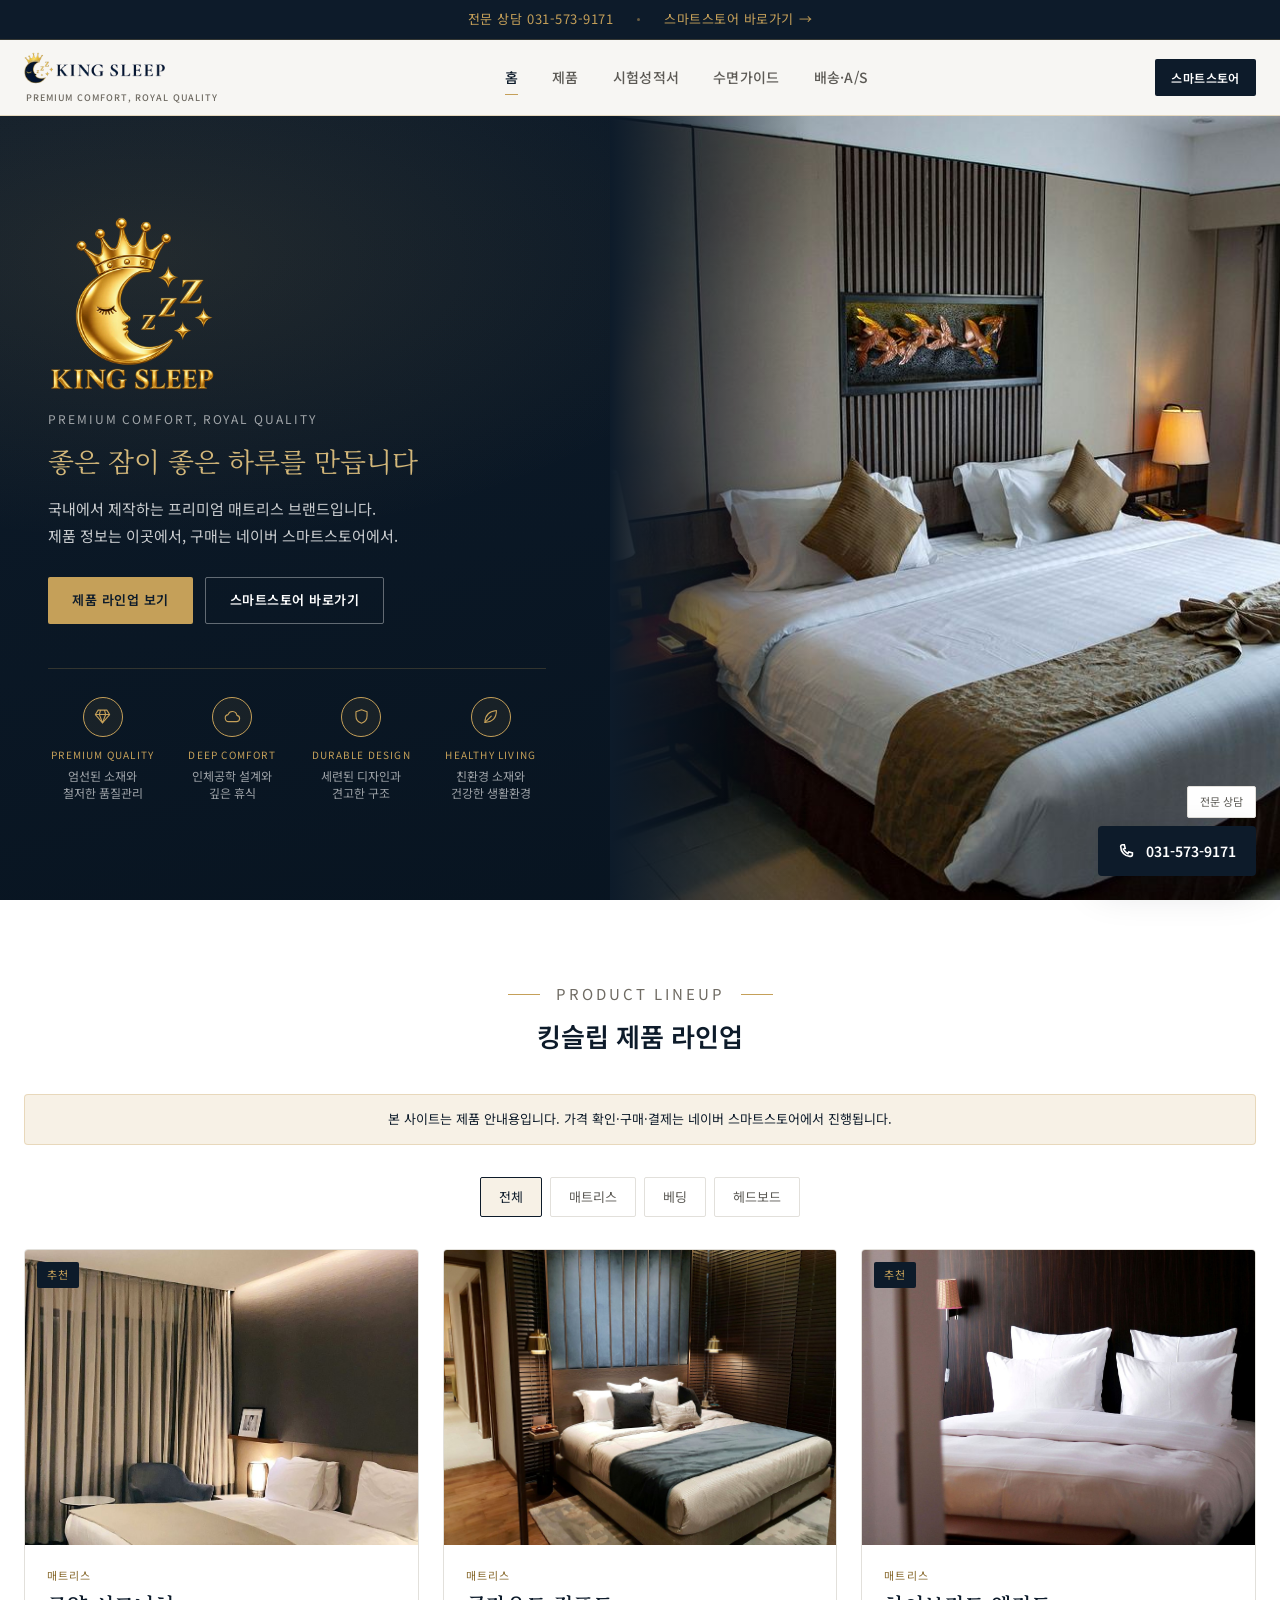
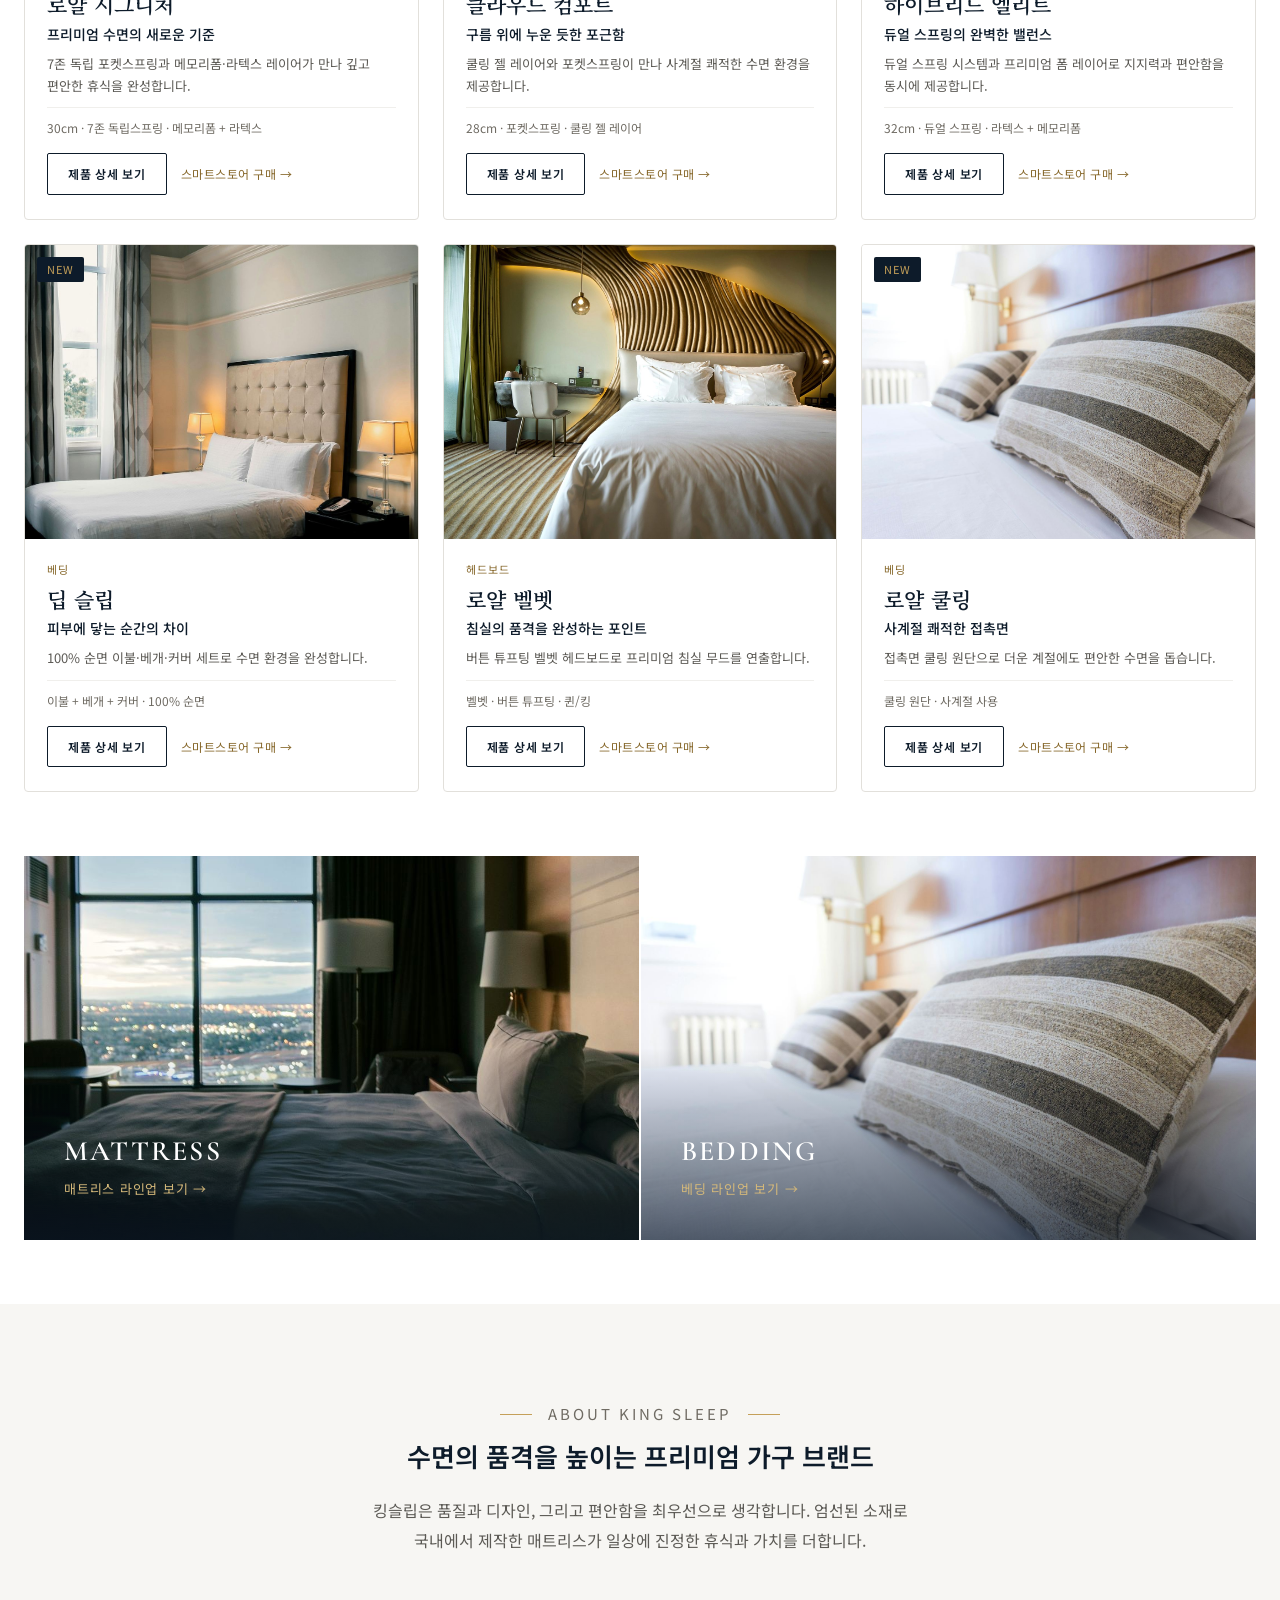
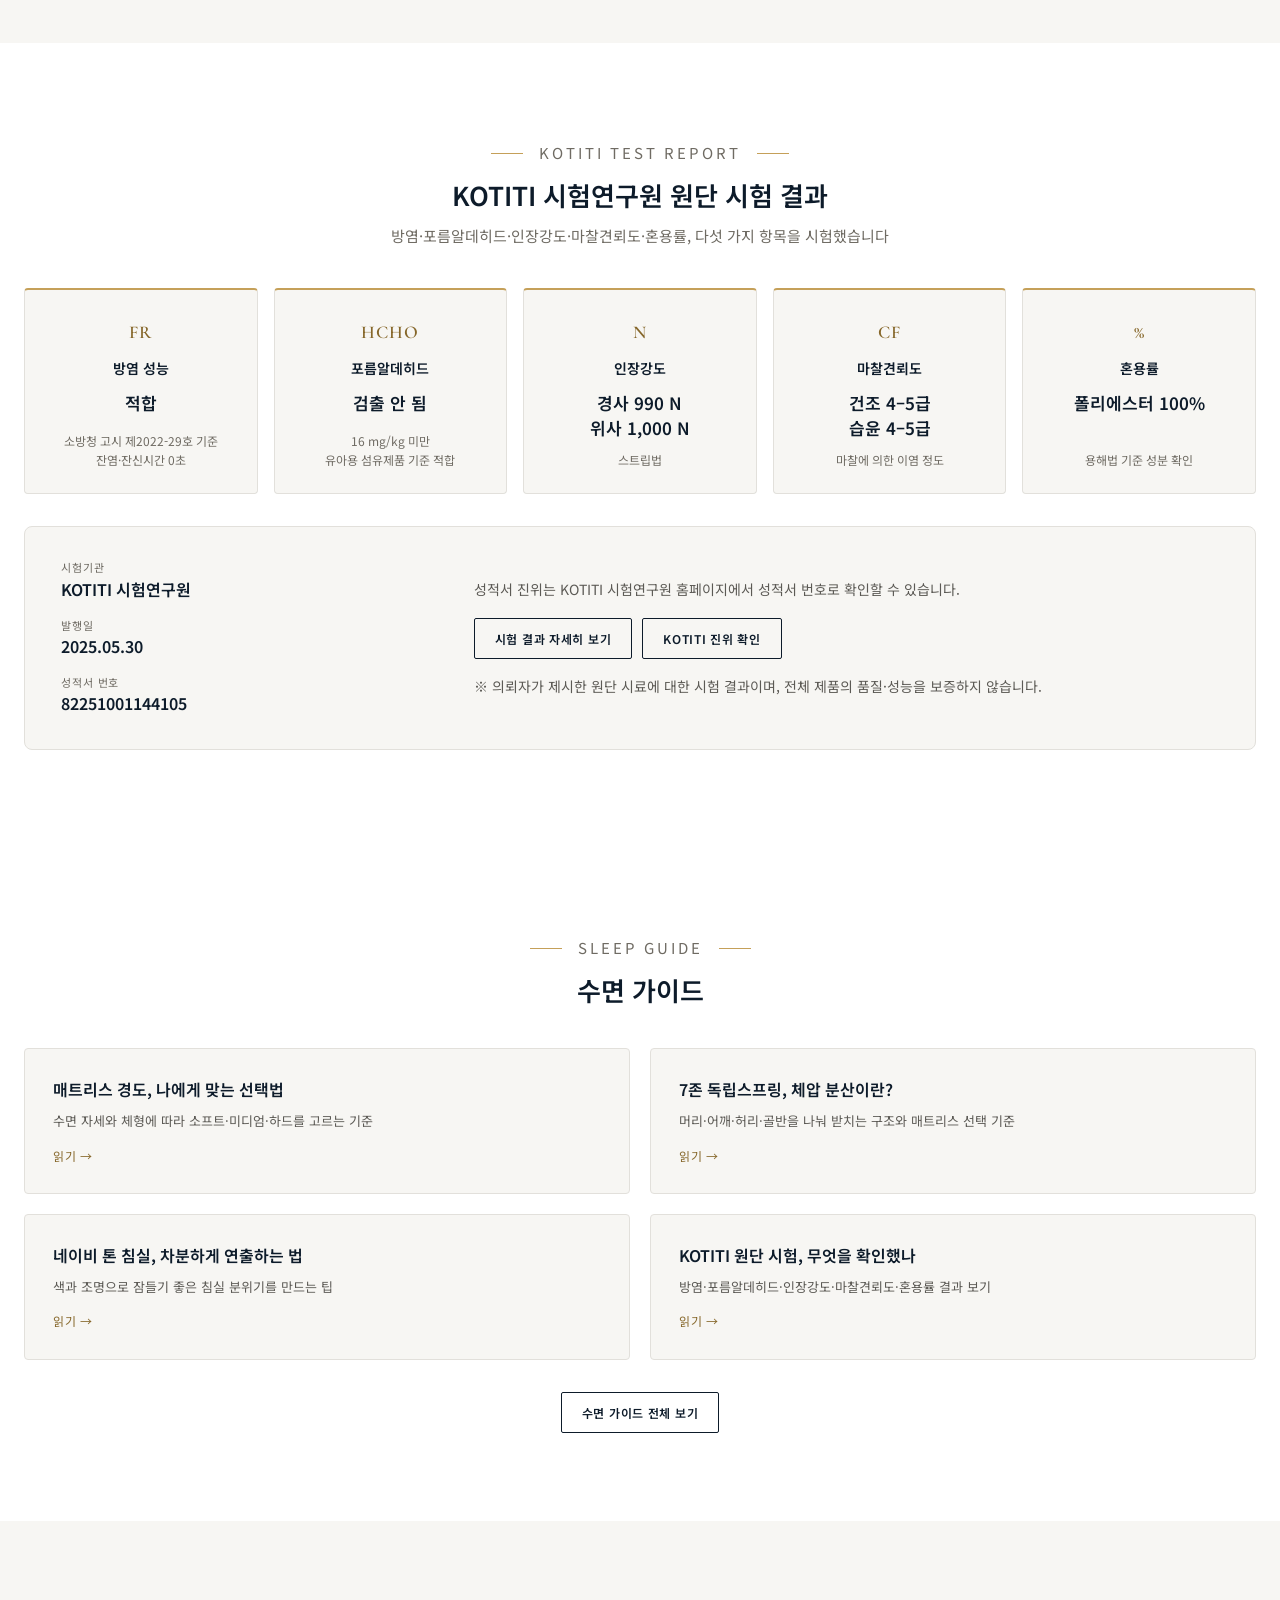
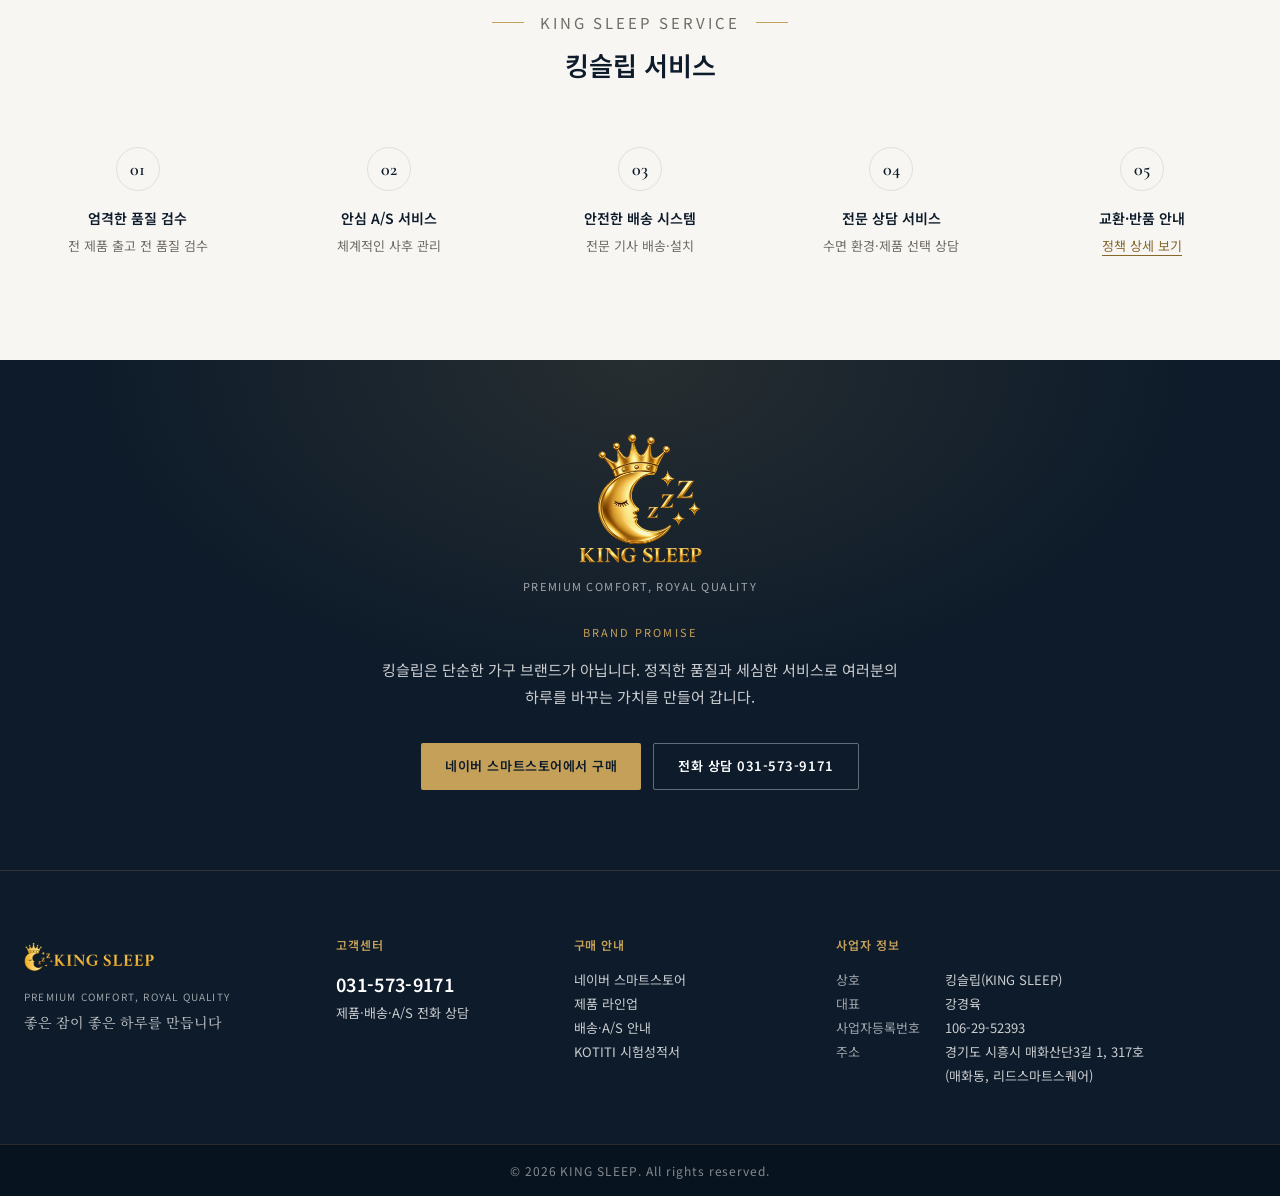
<file: index.html>
<!DOCTYPE html>
<html lang="ko">
<head>
  <meta charset="UTF-8">
  <meta name="viewport" content="width=device-width, initial-scale=1.0">
  <title>킹슬립 KING SLEEP | 국내 제작 프리미엄 매트리스</title>
  <meta name="description" content="좋은 잠이 좋은 하루를 만듭니다. 킹슬립(KING SLEEP)은 국내에서 제작하는 프리미엄 매트리스 브랜드입니다. 제품 정보를 확인하고 네이버 스마트스토어에서 구매하세요.">
  <meta name="naver-site-verification" content="238ad674a8a3640e74eaf7b9d051778ae6ffa362" />
  <link rel="canonical" href="https://kingsleep-website.vercel.app/">
  <meta property="og:type" content="website">
  <meta property="og:site_name" content="킹슬립 KING SLEEP">
  <meta property="og:locale" content="ko_KR">
  <meta property="og:title" content="킹슬립 KING SLEEP | 국내 제작 프리미엄 매트리스">
  <meta property="og:description" content="좋은 잠이 좋은 하루를 만듭니다. 국내에서 제작하는 프리미엄 매트리스 브랜드, 킹슬립입니다.">
  <meta property="og:url" content="https://kingsleep-website.vercel.app/">
  <meta property="og:image" content="https://kingsleep-website.vercel.app/assets/og-image.jpg">
  <meta property="og:image:width" content="1200">
  <meta property="og:image:height" content="630">
  <meta property="og:image:alt" content="킹슬립 KING SLEEP 로고와 슬로건 '좋은 잠이 좋은 하루를 만듭니다'">
  <meta name="twitter:card" content="summary_large_image">
  <meta name="twitter:title" content="킹슬립 KING SLEEP | 국내 제작 프리미엄 매트리스">
  <meta name="twitter:description" content="좋은 잠이 좋은 하루를 만듭니다. 국내에서 제작하는 프리미엄 매트리스 브랜드, 킹슬립입니다.">
  <meta name="twitter:image" content="https://kingsleep-website.vercel.app/assets/og-image.jpg">
  <meta name="theme-color" content="#0D1B2A">
  <link rel="icon" href="assets/favicon.ico" sizes="any">
  <link rel="icon" type="image/png" sizes="32x32" href="assets/favicon-32x32.png">
  <link rel="icon" type="image/png" sizes="16x16" href="assets/favicon-16x16.png">
  <link rel="apple-touch-icon" sizes="180x180" href="assets/apple-touch-icon.png">
  <link rel="manifest" href="site.webmanifest">
  <link rel="preconnect" href="https://fonts.googleapis.com">
  <link rel="preconnect" href="https://fonts.gstatic.com" crossorigin>
  <link rel="stylesheet" href="https://fonts.googleapis.com/css2?family=Cormorant+Garamond:wght@600&family=Noto+Sans+KR:wght@400;500;600&family=Noto+Serif+KR:wght@400;600&display=swap">
  <link rel="stylesheet" href="css/styles.css?v=9">
  <link rel="stylesheet" href="css/components.css?v=9">
  <script type="application/ld+json">
  {
    "@context": "https://schema.org",
    "@graph": [
      {
        "@type": "Organization",
        "@id": "https://kingsleep-website.vercel.app/#organization",
        "name": "킹슬립",
        "alternateName": "KING SLEEP",
        "legalName": "킹슬립(KING SLEEP)",
        "taxID": "106-29-52393",
        "foundingDate": "2026-10-06",
        "url": "https://kingsleep-website.vercel.app/",
        "logo": "https://kingsleep-website.vercel.app/assets/logo-ks-navy-stacked.png",
        "image": "https://kingsleep-website.vercel.app/assets/og-image.jpg",
        "description": "국내에서 제작하는 프리미엄 매트리스 브랜드",
        "slogan": "좋은 잠이 좋은 하루를 만듭니다",
        "telephone": "+82-31-573-9171",
        "address": {
          "@type": "PostalAddress",
          "streetAddress": "매화산단3길 1, 317호(매화동, 리드스마트스퀘어)",
          "addressLocality": "시흥시",
          "addressRegion": "경기도",
          "addressCountry": "KR"
        },
        "contactPoint": {
          "@type": "ContactPoint",
          "telephone": "+82-31-573-9171",
          "contactType": "customer service",
          "areaServed": "KR",
          "availableLanguage": "Korean"
        },
        "sameAs": ["https://smartstore.naver.com/kingsleep"]
      },
      {
        "@type": "WebSite",
        "@id": "https://kingsleep-website.vercel.app/#website",
        "url": "https://kingsleep-website.vercel.app/",
        "name": "킹슬립 KING SLEEP",
        "inLanguage": "ko-KR",
        "publisher": { "@id": "https://kingsleep-website.vercel.app/#organization" }
      }
    ]
  }
  </script>
</head>
<body>
  <a class="skip-link" href="#main">본문 바로가기</a>

  <div class="top-banner">
    <span class="top-banner__item top-banner__rotate">제품 안내 사이트 · 구매는 네이버 스마트스토어</span>
    <span class="top-banner__dot" aria-hidden="true"></span>
    <a href="https://smartstore.naver.com/kingsleep" data-smartstore target="_blank" rel="noopener" class="top-banner__item top-banner__link">스마트스토어 바로가기 →</a>
  </div>

  <header class="header">
    <div class="container header__inner">
      <a href="./" class="logo" aria-label="킹슬립 KING SLEEP 홈">
        <img src="assets/logo-ks-navy.webp" alt="" class="logo__img" width="406" height="104">
        <span class="logo__slogan">Premium Comfort, Royal Quality</span>
      </a>
      <nav class="nav" id="site-nav" aria-label="주요 메뉴">
        <a href="./" class="active" aria-current="page">홈</a>
        <a href="products.html">제품</a>
        <a href="kotiti-report.html">시험성적서</a>
        <a href="sleep-hub.html">수면가이드</a>
        <a href="service-policy.html">배송·A/S</a>
      </nav>
      <div class="header__actions">
        <a href="https://smartstore.naver.com/kingsleep" data-smartstore target="_blank" rel="noopener" class="btn-smartstore-header">스마트스토어</a>
        <button type="button" class="menu-toggle" aria-label="메뉴 열기" aria-expanded="false" aria-controls="site-nav"><span></span><span></span><span></span></button>
      </div>
    </div>
  </header>

  <main id="main">
    <section class="hero" aria-labelledby="hero-title">
      <div class="hero__content">
        <div class="hero__brand">
          <h1 id="hero-title" class="hero__title">
            <img src="assets/logo-ks-gold-stacked.webp" alt="킹슬립 KING SLEEP" class="hero__logo" width="494" height="520">
          </h1>
          <p class="hero__brand-slogan" lang="en">Premium Comfort, Royal Quality</p>
          <p class="hero__brand-tagline">좋은 잠이 좋은 하루를 만듭니다</p>
          <p class="hero__lead">국내에서 제작하는 프리미엄 매트리스 브랜드입니다.<br>제품 정보는 이곳에서, 구매는 네이버 스마트스토어에서.</p>
          <div class="hero__actions">
            <a href="#collection" class="btn-gold">제품 라인업 보기</a>
            <a href="https://smartstore.naver.com/kingsleep" data-smartstore target="_blank" rel="noopener" class="btn-ghost">스마트스토어 바로가기</a>
          </div>
        </div>
        <ul class="hero__values" aria-label="킹슬립 4가지 가치">
          <li class="hero__value">
            <span class="hero__value-icon" aria-hidden="true"><svg viewBox="0 0 24 24" fill="none" stroke="currentColor" stroke-width="1.4" stroke-linejoin="round"><path d="M6.5 4h11L21 9.5 12 20 3 9.5z"/><path d="M3 9.5h18M9.5 4 8 9.5l4 10.5 4-10.5L14.5 4"/></svg></span>
            <span class="hero__value-title" lang="en">PREMIUM QUALITY</span>
            <span class="hero__value-desc">엄선된 소재와<br>철저한 품질관리</span>
          </li>
          <li class="hero__value">
            <span class="hero__value-icon" aria-hidden="true"><svg viewBox="0 0 24 24" fill="none" stroke="currentColor" stroke-width="1.4" stroke-linejoin="round"><path d="M7.5 18.5h9.5a4 4 0 0 0 .6-7.95A5.8 5.8 0 0 0 6.4 9.6a4.5 4.5 0 0 0 1.1 8.9z"/></svg></span>
            <span class="hero__value-title" lang="en">DEEP COMFORT</span>
            <span class="hero__value-desc">인체공학 설계와<br>깊은 휴식</span>
          </li>
          <li class="hero__value">
            <span class="hero__value-icon" aria-hidden="true"><svg viewBox="0 0 24 24" fill="none" stroke="currentColor" stroke-width="1.4" stroke-linejoin="round"><path d="M12 3.5 19 6v5.5c0 4.3-2.9 7.7-7 9-4.1-1.3-7-4.7-7-9V6z"/></svg></span>
            <span class="hero__value-title" lang="en">DURABLE DESIGN</span>
            <span class="hero__value-desc">세련된 디자인과<br>견고한 구조</span>
          </li>
          <li class="hero__value">
            <span class="hero__value-icon" aria-hidden="true"><svg viewBox="0 0 24 24" fill="none" stroke="currentColor" stroke-width="1.4" stroke-linecap="round" stroke-linejoin="round"><path d="M5 19.5C5 11 10 5.5 19.5 4.5 19.5 14 14 19 5 19.5z"/><path d="M5 19.5 13 11.5"/></svg></span>
            <span class="hero__value-title" lang="en">HEALTHY LIVING</span>
            <span class="hero__value-desc">친환경 소재와<br>건강한 생활환경</span>
          </li>
        </ul>
      </div>
      <div class="hero__visual">
        <img src="assets/images/hero-bedroom.jpg" srcset="assets/images/hero-bedroom-1200.jpg 1200w, assets/images/hero-bedroom.jpg 2000w" sizes="(max-width: 1024px) 100vw, 55vw" alt="네이비 톤으로 연출한 침실 인테리어" width="2000" height="1333" fetchpriority="high">
      </div>
    </section>

    <section class="first-fold" id="collection" aria-labelledby="collection-title">
      <div class="container">
        <div class="section-label">
          <p class="section-label__eyebrow" lang="en">PRODUCT LINEUP</p>
          <h2 id="collection-title">킹슬립 제품 라인업</h2>
        </div>

        <p class="purchase-notice-bar" data-purchase-notice>본 사이트는 제품 안내용입니다. 가격 확인·구매·결제는 네이버 스마트스토어에서 진행됩니다.</p>

        <div class="collection-controls">
          <div class="category-filters" role="group" aria-label="제품 분류">
            <button type="button" class="category-filter active" data-category="all">전체</button>
            <button type="button" class="category-filter" data-category="mattress">매트리스</button>
            <button type="button" class="category-filter" data-category="bedding">베딩</button>
            <button type="button" class="category-filter" data-category="headboard">헤드보드</button>
          </div>
        </div>

        <div class="product-grid" id="product-grid">
          <noscript><p class="catalog-empty"><a href="products.html">제품 라인업 페이지에서 전체 제품을 확인하세요.</a></p></noscript>
        </div>

        <div class="collection-hero">
          <a href="products.html#lineup-mattress" class="collection-hero__item">
            <img src="assets/images/collection-mattress.jpg" alt="매트리스 라인업" width="1067" height="1600" decoding="async">
            <div class="collection-hero__overlay">
              <h3 lang="en">MATTRESS</h3>
              <span>매트리스 라인업 보기 →</span>
            </div>
          </a>
          <a href="products.html#lineup-bedding" class="collection-hero__item">
            <img src="assets/images/collection-bedding.jpg" alt="베딩 라인업" width="1600" height="1067" decoding="async">
            <div class="collection-hero__overlay">
              <h3 lang="en">BEDDING</h3>
              <span>베딩 라인업 보기 →</span>
            </div>
          </a>
        </div>
      </div>
    </section>

    <section class="about" id="about" aria-labelledby="about-title">
      <div class="container">
        <div class="section-label">
          <p class="section-label__eyebrow" lang="en">ABOUT KING SLEEP</p>
          <h2 id="about-title">수면의 품격을 높이는 <span class="keep">프리미엄 가구 브랜드</span></h2>
        </div>
        <p class="about__intro">킹슬립은 품질과 디자인, 그리고 편안함을 최우선으로 생각합니다. 엄선된 소재로 국내에서 제작한 매트리스가 일상에 진정한 휴식과 가치를 더합니다.</p>
      </div>
    </section>

    <section class="trust" id="trust" aria-labelledby="trust-title">
      <div class="container">
        <div class="section-label">
          <p class="section-label__eyebrow" lang="en">KOTITI TEST REPORT</p>
          <h2 id="trust-title">KOTITI 시험연구원 원단 시험 결과</h2>
          <p>방염·포름알데히드·인장강도·마찰견뢰도·혼용률, 다섯 가지 항목을 시험했습니다</p>
        </div>
        <ul class="trust__grid">
          <li class="trust-card">
            <span class="trust-card__icon" aria-hidden="true">FR</span>
            <h3>방염 성능</h3>
            <p class="trust-card__result">적합</p>
            <p class="trust-card__basis">소방청 고시 제2022-29호 기준<br>잔염·잔신시간 0초</p>
          </li>
          <li class="trust-card">
            <span class="trust-card__icon" aria-hidden="true">HCHO</span>
            <h3>포름알데히드</h3>
            <p class="trust-card__result">검출 안 됨</p>
            <p class="trust-card__basis">16 mg/kg 미만<br>유아용 섬유제품 기준 적합</p>
          </li>
          <li class="trust-card">
            <span class="trust-card__icon" aria-hidden="true">N</span>
            <h3>인장강도</h3>
            <p class="trust-card__result">경사 990 N<br>위사 1,000 N</p>
            <p class="trust-card__basis">스트립법</p>
          </li>
          <li class="trust-card">
            <span class="trust-card__icon" aria-hidden="true">CF</span>
            <h3>마찰견뢰도</h3>
            <p class="trust-card__result">건조 4–5급<br>습윤 4–5급</p>
            <p class="trust-card__basis">마찰에 의한 이염 정도</p>
          </li>
          <li class="trust-card">
            <span class="trust-card__icon" aria-hidden="true">%</span>
            <h3>혼용률</h3>
            <p class="trust-card__result">폴리에스터 100%</p>
            <p class="trust-card__basis">용해법 기준 성분 확인</p>
          </li>
        </ul>
        <div class="trust-report">
          <dl class="trust-report__facts">
            <div><dt>시험기관</dt><dd>KOTITI 시험연구원</dd></div>
            <div><dt>발행일</dt><dd>2025.05.30</dd></div>
            <div><dt>성적서 번호</dt><dd>82251001144105</dd></div>
          </dl>
          <div class="trust-report__info">
            <p>성적서 진위는 KOTITI 시험연구원 홈페이지에서 성적서 번호로 확인할 수 있습니다.</p>
            <div class="trust-report__actions">
              <a href="kotiti-report.html" class="btn-outline">시험 결과 자세히 보기</a>
              <a href="https://cs.kotiti-global.com/" class="btn-outline" target="_blank" rel="noopener">KOTITI 진위 확인</a>
            </div>
            <p class="trust-report__note">※ 의뢰자가 제시한 원단 시료에 대한 시험 결과이며, 전체 제품의 품질·성능을 보증하지 않습니다.</p>
          </div>
        </div>
      </div>
    </section>

    <section class="sleep-hub" id="sleep-hub" aria-labelledby="guide-title">
      <div class="container">
        <div class="section-label">
          <p class="section-label__eyebrow" lang="en">SLEEP GUIDE</p>
          <h2 id="guide-title">수면 가이드</h2>
        </div>
        <div class="articles-grid">
          <a href="sleep-hub.html#firmness" class="article-card">
            <h3 class="article-card__title">매트리스 경도, 나에게 맞는 선택법</h3>
            <p class="article-card__excerpt">수면 자세와 체형에 따라 소프트·미디엄·하드를 고르는 기준</p>
            <span class="article-card__link">읽기 →</span>
          </a>
          <a href="sleep-hub.html#spring" class="article-card">
            <h3 class="article-card__title">7존 독립스프링, 체압 분산이란?</h3>
            <p class="article-card__excerpt">머리·어깨·허리·골반을 나눠 받치는 구조와 매트리스 선택 기준</p>
            <span class="article-card__link">읽기 →</span>
          </a>
          <a href="sleep-hub.html#interior" class="article-card">
            <h3 class="article-card__title">네이비 톤 침실, 차분하게 연출하는 법</h3>
            <p class="article-card__excerpt">색과 조명으로 잠들기 좋은 침실 분위기를 만드는 팁</p>
            <span class="article-card__link">읽기 →</span>
          </a>
          <a href="kotiti-report.html" class="article-card">
            <h3 class="article-card__title">KOTITI 원단 시험, 무엇을 확인했나</h3>
            <p class="article-card__excerpt">방염·포름알데히드·인장강도·마찰견뢰도·혼용률 결과 보기</p>
            <span class="article-card__link">읽기 →</span>
          </a>
        </div>
        <p class="sleep-hub__more"><a href="sleep-hub.html" class="btn-outline">수면 가이드 전체 보기</a></p>
      </div>
    </section>

    <section class="service" id="service" aria-labelledby="service-title">
      <div class="container">
        <div class="section-label">
          <p class="section-label__eyebrow" lang="en">KING SLEEP SERVICE</p>
          <h2 id="service-title">킹슬립 서비스</h2>
        </div>
        <ol class="service__grid">
          <li class="service-item"><span class="service-item__icon" aria-hidden="true">01</span><h3>엄격한 품질 검수</h3><p>전 제품 출고 전 품질 검수</p></li>
          <li class="service-item"><span class="service-item__icon" aria-hidden="true">02</span><h3>안심 A/S 서비스</h3><p>체계적인 사후 관리</p></li>
          <li class="service-item"><span class="service-item__icon" aria-hidden="true">03</span><h3>안전한 배송 시스템</h3><p>전문 기사 배송·설치</p></li>
          <li class="service-item"><span class="service-item__icon" aria-hidden="true">04</span><h3>전문 상담 서비스</h3><p>수면 환경·제품 선택 상담</p></li>
          <li class="service-item"><span class="service-item__icon" aria-hidden="true">05</span><h3>교환·반품 안내</h3><p><a href="service-policy.html">정책 상세 보기</a></p></li>
        </ol>
      </div>
    </section>

    <section class="brand-promise" aria-labelledby="promise-title">
      <div class="container">
        <img src="assets/logo-ks-gold-stacked.webp" alt="" class="brand-promise__logo" width="494" height="520" decoding="async">
        <p class="brand-promise__slogan" lang="en">Premium Comfort, Royal Quality</p>
        <h2 id="promise-title" class="brand-promise__label" lang="en">BRAND PROMISE</h2>
        <p class="brand-promise__text">킹슬립은 단순한 가구 브랜드가 아닙니다. 정직한 품질과 세심한 서비스로 여러분의 하루를 바꾸는 가치를 만들어 갑니다.</p>
        <div class="brand-promise__actions">
          <a href="https://smartstore.naver.com/kingsleep" data-smartstore target="_blank" rel="noopener" class="btn-gold">네이버 스마트스토어에서 구매</a>
          <a href="tel:0315739171" class="btn-ghost">전화 상담 031-573-9171</a>
        </div>
      </div>
    </section>
  </main>

  <footer class="footer">
    <div class="container footer__grid">
      <div>
        <img src="assets/logo-ks-gold.webp" alt="킹슬립 KING SLEEP" class="footer__logo" width="370" height="120" decoding="async">
        <p class="footer__slogan">Premium Comfort, Royal Quality</p>
        <p class="footer__tagline">좋은 잠이 좋은 하루를 만듭니다</p>
      </div>
      <div>
        <h2 class="footer__title">고객센터</h2>
        <ul>
          <li><a href="tel:0315739171" class="footer__tel">031-573-9171</a></li>
          <li>제품·배송·A/S 전화 상담</li>
        </ul>
      </div>
      <div>
        <h2 class="footer__title">구매 안내</h2>
        <ul>
          <li><a href="https://smartstore.naver.com/kingsleep" data-smartstore target="_blank" rel="noopener">네이버 스마트스토어</a></li>
          <li><a href="products.html">제품 라인업</a></li>
          <li><a href="service-policy.html">배송·A/S 안내</a></li>
          <li><a href="kotiti-report.html">KOTITI 시험성적서</a></li>
        </ul>
      </div>
      <div>
        <h2 class="footer__title">사업자 정보</h2>
        <dl class="footer__biz">
          <div><dt>상호</dt><dd>킹슬립(KING SLEEP)</dd></div>
          <div><dt>대표</dt><dd>강경육</dd></div>
          <div><dt>사업자등록번호</dt><dd>106-29-52393</dd></div>
          <div><dt>주소</dt><dd>경기도 시흥시 매화산단3길 1, 317호<span class="keep">(매화동, 리드스마트스퀘어)</span></dd></div>
        </dl>
      </div>
    </div>
    <p class="footer__bottom">© 2026 KING SLEEP. All rights reserved.</p>
  </footer>

  <div class="phone-cta">
    <span class="phone-cta__sub">전문 상담</span>
    <a href="tel:0315739171" class="phone-cta__btn" aria-label="전화 상담 031-573-9171">
      <svg width="18" height="18" viewBox="0 0 20 20" fill="none" stroke="currentColor" stroke-width="1.8" aria-hidden="true"><path d="M3 5a2 2 0 012-2h2l1 4-2 1a11 11 0 005 5l1-2 4 1v2a2 2 0 01-2 2h-1C7.8 16 3 11.2 3 5z"/></svg>
      031-573-9171
    </a>
  </div>

  <script src="js/data.js?v=9"></script>
  <script src="js/main.js?v=9"></script>
</body>
</html>
</file>
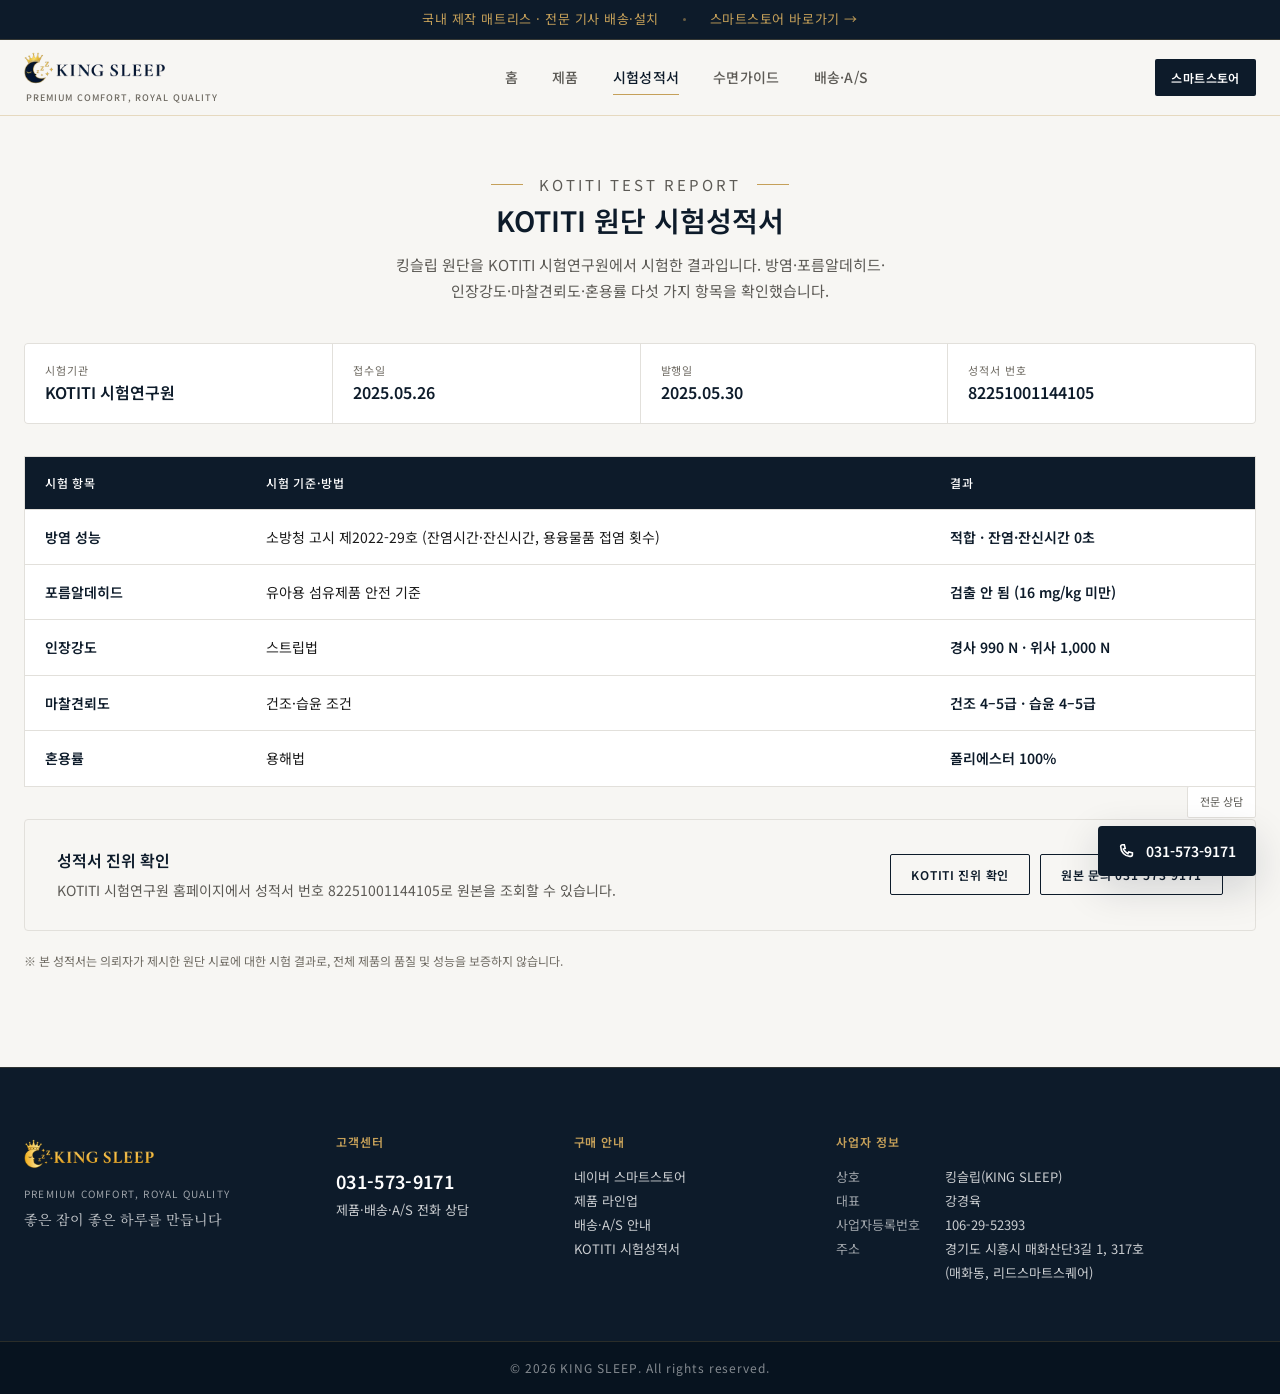
<file: kotiti-report.html>
<!DOCTYPE html>
<html lang="ko">
<head>
  <meta charset="UTF-8">
  <meta name="viewport" content="width=device-width, initial-scale=1.0">
  <title>KOTITI 원단 시험성적서 | 킹슬립 KING SLEEP</title>
  <meta name="description" content="킹슬립 원단의 KOTITI 시험연구원 시험 결과. 방염 적합, 포름알데히드 검출 안 됨, 인장강도·마찰견뢰도·혼용률. 성적서 번호 82251001144105.">
  <link rel="canonical" href="https://kingsleep-website.vercel.app/kotiti-report.html">
  <meta property="og:type" content="website">
  <meta property="og:site_name" content="킹슬립 KING SLEEP">
  <meta property="og:locale" content="ko_KR">
  <meta property="og:title" content="KOTITI 원단 시험성적서 | 킹슬립 KING SLEEP">
  <meta property="og:description" content="방염 적합, 포름알데히드 검출 안 됨 등 킹슬립 원단의 KOTITI 시험 결과.">
  <meta property="og:url" content="https://kingsleep-website.vercel.app/kotiti-report.html">
  <meta property="og:image" content="https://kingsleep-website.vercel.app/assets/og-image.jpg">
  <meta property="og:image:width" content="1200">
  <meta property="og:image:height" content="630">
  <meta name="twitter:card" content="summary_large_image">
  <meta name="twitter:title" content="KOTITI 원단 시험성적서 | 킹슬립 KING SLEEP">
  <meta name="twitter:description" content="방염 적합, 포름알데히드 검출 안 됨 등 킹슬립 원단의 KOTITI 시험 결과.">
  <meta name="twitter:image" content="https://kingsleep-website.vercel.app/assets/og-image.jpg">
  <meta name="theme-color" content="#0D1B2A">
  <link rel="icon" href="assets/favicon.ico" sizes="any">
  <link rel="icon" type="image/png" sizes="32x32" href="assets/favicon-32x32.png">
  <link rel="icon" type="image/png" sizes="16x16" href="assets/favicon-16x16.png">
  <link rel="apple-touch-icon" sizes="180x180" href="assets/apple-touch-icon.png">
  <link rel="manifest" href="site.webmanifest">
  <link rel="preconnect" href="https://fonts.googleapis.com">
  <link rel="preconnect" href="https://fonts.gstatic.com" crossorigin>
  <link rel="stylesheet" href="https://fonts.googleapis.com/css2?family=Cormorant+Garamond:wght@600&family=Noto+Sans+KR:wght@400;500;600&family=Noto+Serif+KR:wght@400;600&display=swap">
  <link rel="stylesheet" href="css/styles.css?v=9">
  <link rel="stylesheet" href="css/components.css?v=9">
</head>
<body>
  <a class="skip-link" href="#main">본문 바로가기</a>

  <div class="top-banner">
    <span class="top-banner__item top-banner__rotate">제품 안내 사이트 · 구매는 네이버 스마트스토어</span>
    <span class="top-banner__dot" aria-hidden="true"></span>
    <a href="https://smartstore.naver.com/kingsleep" data-smartstore target="_blank" rel="noopener" class="top-banner__item top-banner__link">스마트스토어 바로가기 →</a>
  </div>

  <header class="header">
    <div class="container header__inner">
      <a href="./" class="logo" aria-label="킹슬립 KING SLEEP 홈">
        <img src="assets/logo-ks-navy.webp" alt="" class="logo__img" width="406" height="104">
        <span class="logo__slogan">Premium Comfort, Royal Quality</span>
      </a>
      <nav class="nav" id="site-nav" aria-label="주요 메뉴">
        <a href="./">홈</a>
        <a href="products.html">제품</a>
        <a href="kotiti-report.html" class="active" aria-current="page">시험성적서</a>
        <a href="sleep-hub.html">수면가이드</a>
        <a href="service-policy.html">배송·A/S</a>
      </nav>
      <div class="header__actions">
        <a href="https://smartstore.naver.com/kingsleep" data-smartstore target="_blank" rel="noopener" class="btn-smartstore-header">스마트스토어</a>
        <button type="button" class="menu-toggle" aria-label="메뉴 열기" aria-expanded="false" aria-controls="site-nav"><span></span><span></span><span></span></button>
      </div>
    </div>
  </header>

  <main id="main" class="report-page">
    <div class="container">
      <div class="report-header">
        <p class="section-label__eyebrow" lang="en">KOTITI TEST REPORT</p>
        <h1>KOTITI 원단 시험성적서</h1>
        <p>킹슬립 원단을 KOTITI 시험연구원에서 시험한 결과입니다. 방염·포름알데히드·인장강도·마찰견뢰도·혼용률 다섯 가지 항목을 확인했습니다.</p>
      </div>

      <dl class="report-facts">
        <div><dt>시험기관</dt><dd>KOTITI 시험연구원</dd></div>
        <div><dt>접수일</dt><dd>2025.05.26</dd></div>
        <div><dt>발행일</dt><dd>2025.05.30</dd></div>
        <div><dt>성적서 번호</dt><dd>82251001144105</dd></div>
      </dl>

      <table class="report-table">
        <caption class="visually-hidden">KOTITI 시험 항목별 결과</caption>
        <thead>
          <tr><th scope="col">시험 항목</th><th scope="col">시험 기준·방법</th><th scope="col">결과</th></tr>
        </thead>
        <tbody>
          <tr>
            <th scope="row">방염 성능</th>
            <td data-label="기준">소방청 고시 제2022-29호 (잔염시간·잔신시간, 용융물품 접염 횟수)</td>
            <td data-label="결과">적합 · 잔염·잔신시간 0초</td>
          </tr>
          <tr>
            <th scope="row">포름알데히드</th>
            <td data-label="기준">유아용 섬유제품 안전 기준</td>
            <td data-label="결과">검출 안 됨 (16 mg/kg 미만)</td>
          </tr>
          <tr>
            <th scope="row">인장강도</th>
            <td data-label="기준">스트립법</td>
            <td data-label="결과">경사 990 N · 위사 1,000 N</td>
          </tr>
          <tr>
            <th scope="row">마찰견뢰도</th>
            <td data-label="기준">건조·습윤 조건</td>
            <td data-label="결과">건조 4–5급 · 습윤 4–5급</td>
          </tr>
          <tr>
            <th scope="row">혼용률</th>
            <td data-label="기준">용해법</td>
            <td data-label="결과">폴리에스터 100%</td>
          </tr>
        </tbody>
      </table>

      <section class="report-verify" aria-labelledby="verify-title">
        <div>
          <h2 id="verify-title">성적서 진위 확인</h2>
          <p>KOTITI 시험연구원 홈페이지에서 성적서 번호 82251001144105로 원본을 조회할 수 있습니다.</p>
        </div>
        <div class="report-verify__actions">
          <a href="https://cs.kotiti-global.com/" class="btn-outline" target="_blank" rel="noopener">KOTITI 진위 확인</a>
          <a href="tel:0315739171" class="btn-outline">원본 문의 031-573-9171</a>
        </div>
      </section>

      <p class="report-note">※ 본 성적서는 의뢰자가 제시한 원단 시료에 대한 시험 결과로, 전체 제품의 품질 및 성능을 보증하지 않습니다.</p>
    </div>
  </main>

  <footer class="footer">
    <div class="container footer__grid">
      <div>
        <img src="assets/logo-ks-gold.webp" alt="킹슬립 KING SLEEP" class="footer__logo" width="370" height="120" decoding="async">
        <p class="footer__slogan">Premium Comfort, Royal Quality</p>
        <p class="footer__tagline">좋은 잠이 좋은 하루를 만듭니다</p>
      </div>
      <div>
        <h2 class="footer__title">고객센터</h2>
        <ul>
          <li><a href="tel:0315739171" class="footer__tel">031-573-9171</a></li>
          <li>제품·배송·A/S 전화 상담</li>
        </ul>
      </div>
      <div>
        <h2 class="footer__title">구매 안내</h2>
        <ul>
          <li><a href="https://smartstore.naver.com/kingsleep" data-smartstore target="_blank" rel="noopener">네이버 스마트스토어</a></li>
          <li><a href="products.html">제품 라인업</a></li>
          <li><a href="service-policy.html">배송·A/S 안내</a></li>
          <li><a href="kotiti-report.html">KOTITI 시험성적서</a></li>
        </ul>
      </div>
      <div>
        <h2 class="footer__title">사업자 정보</h2>
        <dl class="footer__biz">
          <div><dt>상호</dt><dd>킹슬립(KING SLEEP)</dd></div>
          <div><dt>대표</dt><dd>강경육</dd></div>
          <div><dt>사업자등록번호</dt><dd>106-29-52393</dd></div>
          <div><dt>주소</dt><dd>경기도 시흥시 매화산단3길 1, 317호<span class="keep">(매화동, 리드스마트스퀘어)</span></dd></div>
        </dl>
      </div>
    </div>
    <p class="footer__bottom">© 2026 KING SLEEP. All rights reserved.</p>
  </footer>

  <div class="phone-cta">
    <span class="phone-cta__sub">전문 상담</span>
    <a href="tel:0315739171" class="phone-cta__btn" aria-label="전화 상담 031-573-9171">
      <svg width="18" height="18" viewBox="0 0 20 20" fill="none" stroke="currentColor" stroke-width="1.8" aria-hidden="true"><path d="M3 5a2 2 0 012-2h2l1 4-2 1a11 11 0 005 5l1-2 4 1v2a2 2 0 01-2 2h-1C7.8 16 3 11.2 3 5z"/></svg>
      031-573-9171
    </a>
  </div>

  <script src="js/data.js?v=9"></script>
  <script src="js/main.js?v=9"></script>
</body>
</html>
</file>
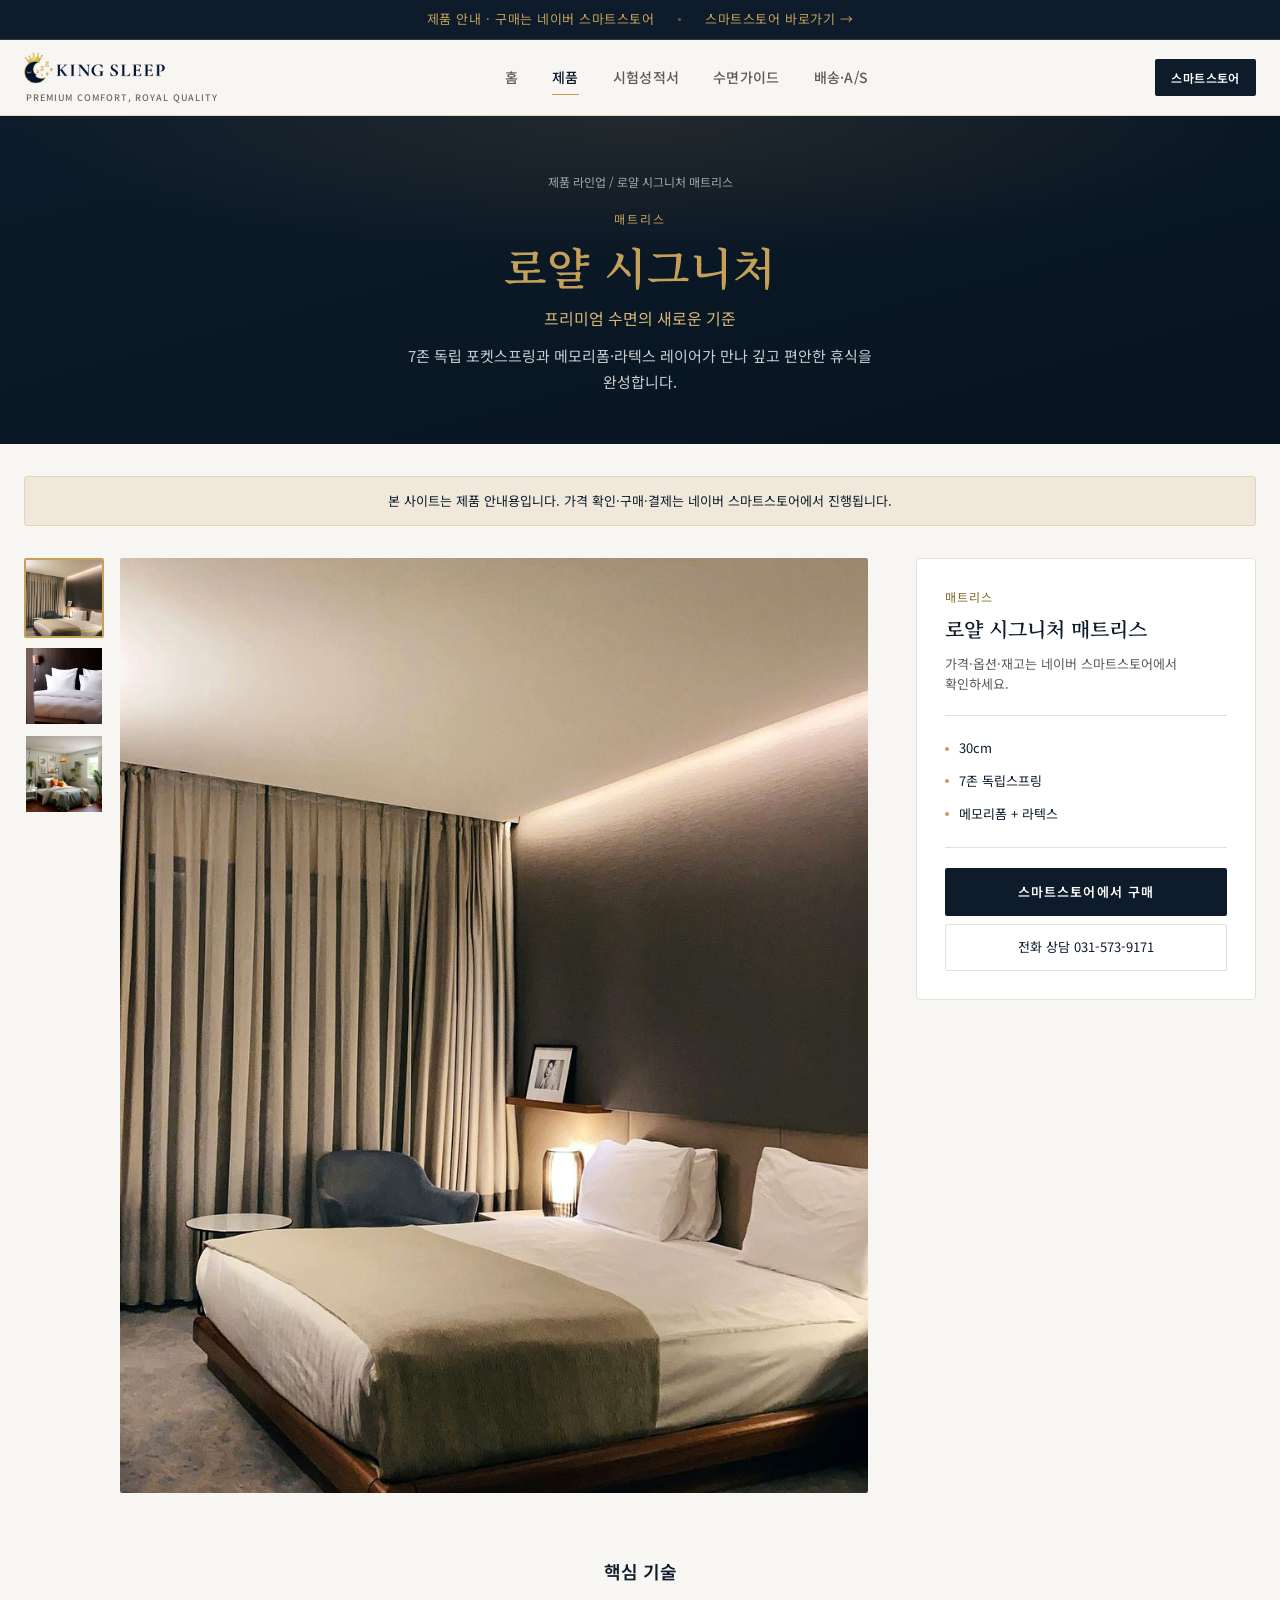
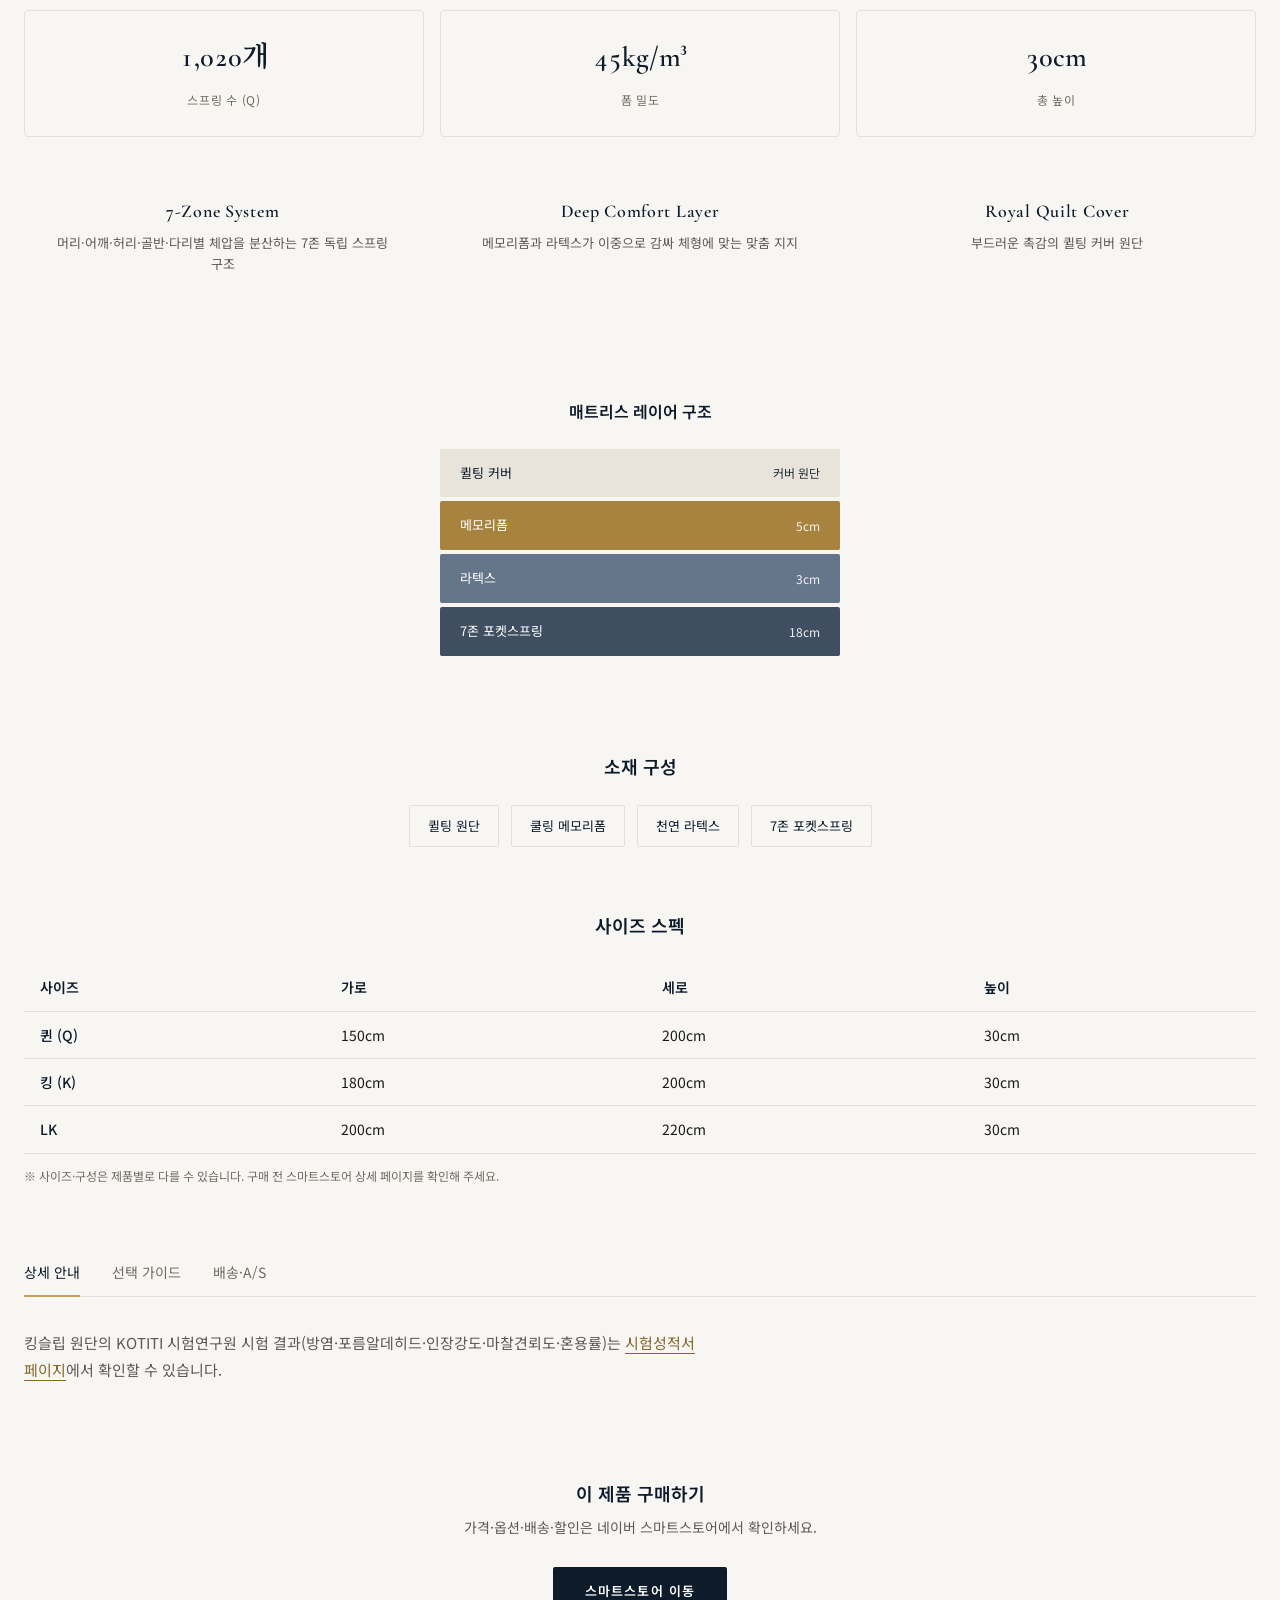
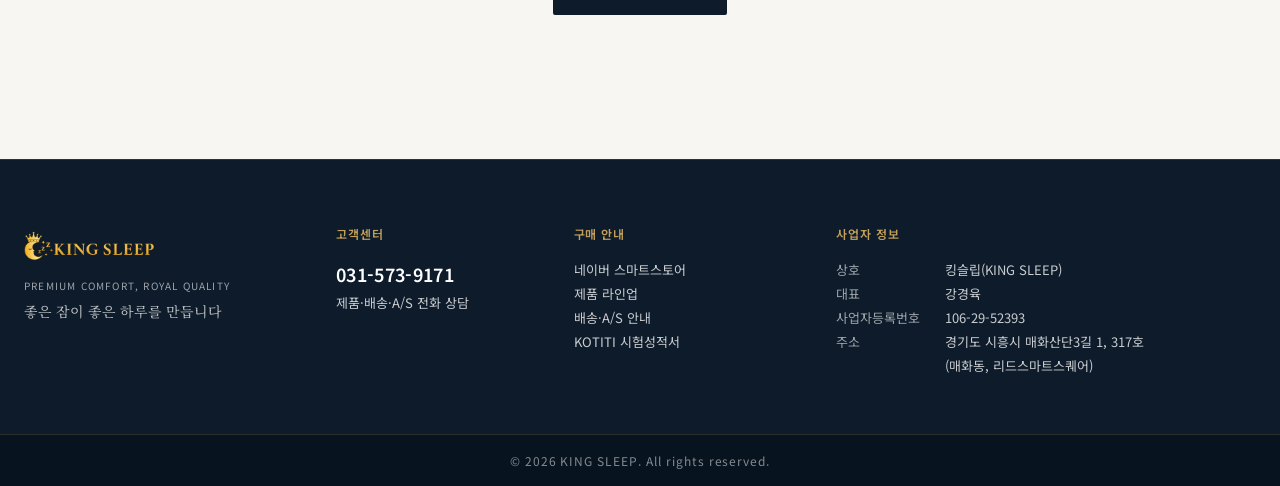
<file: product.html>
<!DOCTYPE html>
<html lang="ko">
<head>
  <meta charset="UTF-8">
  <meta name="viewport" content="width=device-width, initial-scale=1.0">
  <title>로얄 시그니처 매트리스 | 킹슬립 KING SLEEP</title>
  <meta name="description" content="로얄 시그니처 매트리스 — 프리미엄 수면의 새로운 기준. 가격·옵션은 네이버 스마트스토어에서 확인하세요.">
  <link rel="canonical" href="https://kingsleep-website.vercel.app/product.html?id=royal-signature">
  <meta property="og:type" content="website">
  <meta property="og:site_name" content="킹슬립 KING SLEEP">
  <meta property="og:locale" content="ko_KR">
  <meta property="og:title" content="로얄 시그니처 매트리스 | 킹슬립 KING SLEEP">
  <meta property="og:description" content="로얄 시그니처 매트리스 — 프리미엄 수면의 새로운 기준. 구매는 네이버 스마트스토어에서.">
  <meta property="og:url" content="https://kingsleep-website.vercel.app/product.html?id=royal-signature">
  <meta property="og:image" content="https://kingsleep-website.vercel.app/assets/og-image.jpg">
  <meta property="og:image:width" content="1200">
  <meta property="og:image:height" content="630">
  <meta name="twitter:card" content="summary_large_image">
  <meta name="twitter:title" content="로얄 시그니처 매트리스 | 킹슬립 KING SLEEP">
  <meta name="twitter:description" content="로얄 시그니처 매트리스 — 프리미엄 수면의 새로운 기준. 구매는 네이버 스마트스토어에서.">
  <meta name="twitter:image" content="https://kingsleep-website.vercel.app/assets/og-image.jpg">
  <meta name="theme-color" content="#0D1B2A">
  <link rel="icon" href="assets/favicon.ico" sizes="any">
  <link rel="icon" type="image/png" sizes="32x32" href="assets/favicon-32x32.png">
  <link rel="icon" type="image/png" sizes="16x16" href="assets/favicon-16x16.png">
  <link rel="apple-touch-icon" sizes="180x180" href="assets/apple-touch-icon.png">
  <link rel="manifest" href="site.webmanifest">
  <link rel="preconnect" href="https://fonts.googleapis.com">
  <link rel="preconnect" href="https://fonts.gstatic.com" crossorigin>
  <link rel="stylesheet" href="https://fonts.googleapis.com/css2?family=Cormorant+Garamond:wght@600&family=Noto+Sans+KR:wght@400;500;600&family=Noto+Serif+KR:wght@400;600&display=swap">
  <link rel="stylesheet" href="css/styles.css?v=9">
  <link rel="stylesheet" href="css/components.css?v=9">
</head>
<body>
  <a class="skip-link" href="#main">본문 바로가기</a>

  <div class="top-banner">
    <span class="top-banner__item">제품 안내 · 구매는 네이버 스마트스토어</span>
    <span class="top-banner__dot" aria-hidden="true"></span>
    <a href="https://smartstore.naver.com/kingsleep" data-smartstore target="_blank" rel="noopener" class="top-banner__item top-banner__link">스마트스토어 바로가기 →</a>
  </div>

  <header class="header">
    <div class="container header__inner">
      <a href="./" class="logo" aria-label="킹슬립 KING SLEEP 홈">
        <img src="assets/logo-ks-navy.webp" alt="" class="logo__img" width="406" height="104">
        <span class="logo__slogan">Premium Comfort, Royal Quality</span>
      </a>
      <nav class="nav" id="site-nav" aria-label="주요 메뉴">
        <a href="./">홈</a>
        <a href="products.html" class="active" aria-current="page">제품</a>
        <a href="kotiti-report.html">시험성적서</a>
        <a href="sleep-hub.html">수면가이드</a>
        <a href="service-policy.html">배송·A/S</a>
      </nav>
      <div class="header__actions">
        <a href="https://smartstore.naver.com/kingsleep" data-smartstore target="_blank" rel="noopener" class="btn-smartstore-header">스마트스토어</a>
        <button type="button" class="menu-toggle" aria-label="메뉴 열기" aria-expanded="false" aria-controls="site-nav"><span></span><span></span><span></span></button>
      </div>
    </div>
  </header>

  <main id="main" class="product-detail product-detail--catalog">
    <div class="product-hero">
      <div class="container">
        <p class="product-crumb"><a href="products.html">제품 라인업</a> / <span class="product-crumb__current">로얄 시그니처 매트리스</span></p>
        <p class="product-hero__category">매트리스</p>
        <h1 class="product-hero__title">로얄 시그니처</h1>
        <p class="product-hero__tagline">프리미엄 수면의 새로운 기준</p>
        <p class="product-hero__desc">7존 독립 포켓스프링과 메모리폼·라텍스 레이어가 만나 깊고 편안한 휴식을 완성합니다.</p>
      </div>
    </div>

    <div class="container">
      <p class="purchase-notice-bar" data-purchase-notice>본 사이트는 제품 안내용입니다. 가격 확인·구매·결제는 네이버 스마트스토어에서 진행됩니다.</p>

      <div class="product-detail__layout">
        <div class="product-gallery">
          <div class="product-gallery__thumbs">
            <button type="button" class="product-gallery__thumb active" aria-label="로얄 시그니처 매트리스 이미지 1" aria-pressed="true"><img src="assets/images/mattress-royal.jpg" alt=""></button>
            <button type="button" class="product-gallery__thumb" aria-label="로얄 시그니처 매트리스 이미지 2" aria-pressed="false"><img src="assets/images/mattress-detail.jpg" alt=""></button>
            <button type="button" class="product-gallery__thumb" aria-label="로얄 시그니처 매트리스 이미지 3" aria-pressed="false"><img src="assets/images/interior-navy.jpg" alt=""></button>
          </div>
          <div class="product-gallery__main">
            <img src="assets/images/mattress-royal.jpg" alt="로얄 시그니처 매트리스" width="899" height="1600">
          </div>
        </div>

        <aside class="product-sidebar" aria-label="구매 안내">
          <p class="product-sidebar__category">매트리스</p>
          <h2 class="product-sidebar__title">로얄 시그니처 매트리스</h2>
          <p class="product-sidebar__price-note">가격·옵션·재고는 네이버 스마트스토어에서 확인하세요.</p>

          <ul class="product-sidebar__highlights" id="product-highlights">
            <li>30cm</li>
            <li>7존 독립스프링</li>
            <li>메모리폼 + 라텍스</li>
          </ul>

          <a href="https://smartstore.naver.com/kingsleep" data-smartstore target="_blank" rel="noopener" class="btn-primary">스마트스토어에서 구매</a>
          <a href="tel:0315739171" class="btn-secondary">전화 상담 031-573-9171</a>
        </aside>
      </div>

      <section class="product-tech-section" aria-labelledby="tech-title">
        <h2 class="product-section-title" id="tech-title">핵심 기술</h2>
        <div class="tech-metrics">
          <div class="tech-metrics__grid" id="product-tech-metrics"></div>
        </div>
        <div class="tech-blocks" id="product-technologies"></div>
      </section>

      <section class="tech-viz" aria-labelledby="layers-title">
        <h2 id="layers-title">매트리스 레이어 구조</h2>
        <div class="tech-layers" id="product-layers"></div>
      </section>

      <section class="product-tech-section" aria-labelledby="materials-title">
        <h2 class="product-section-title" id="materials-title">소재 구성</h2>
        <ul class="materials-list" id="product-materials"></ul>
      </section>

      <section class="product-tech-section" aria-labelledby="sizes-title">
        <h2 class="product-section-title" id="sizes-title">사이즈 스펙</h2>
        <div id="product-sizes"></div>
      </section>

      <section class="product-info" aria-label="제품 안내">
        <div class="product-info__tabs" role="tablist" aria-label="제품 안내">
          <button type="button" class="product-info__tab active" role="tab" id="tab-detail" aria-controls="panel-detail" aria-selected="true">상세 안내</button>
          <button type="button" class="product-info__tab" role="tab" id="tab-guide" aria-controls="panel-guide" aria-selected="false" tabindex="-1">선택 가이드</button>
          <button type="button" class="product-info__tab" role="tab" id="tab-delivery" aria-controls="panel-delivery" aria-selected="false" tabindex="-1">배송·A/S</button>
        </div>
        <div class="product-info__panel" role="tabpanel" id="panel-detail" aria-labelledby="tab-detail">
          <p>킹슬립 원단의 KOTITI 시험연구원 시험 결과(방염·포름알데히드·인장강도·마찰견뢰도·혼용률)는 <a href="kotiti-report.html">시험성적서 페이지</a>에서 확인할 수 있습니다.</p>
        </div>
        <div class="product-info__panel" role="tabpanel" id="panel-guide" aria-labelledby="tab-guide" hidden>
          <p>체형과 수면 자세에 맞는 경도는 <a href="sleep-hub.html#firmness">경도 가이드</a>를 참고해 주세요. 고르기 어려우면 전화 상담 031-573-9171로 문의해 주세요.</p>
        </div>
        <div class="product-info__panel" role="tabpanel" id="panel-delivery" aria-labelledby="tab-delivery" hidden>
          <p>배송·설치 일정과 A/S는 스마트스토어 구매 기준으로 안내됩니다. 자세한 기준은 <a href="service-policy.html">배송·A/S 안내</a>를 확인해 주세요.</p>
        </div>
      </section>

      <section class="lineup-smartstore-cta" aria-labelledby="buy-title">
        <h2 id="buy-title">이 제품 구매하기</h2>
        <p>가격·옵션·배송·할인은 네이버 스마트스토어에서 확인하세요.</p>
        <a href="https://smartstore.naver.com/kingsleep" data-smartstore target="_blank" rel="noopener" class="btn-primary btn-primary--inline">스마트스토어 이동</a>
      </section>
    </div>
  </main>

  <footer class="footer">
    <div class="container footer__grid">
      <div>
        <img src="assets/logo-ks-gold.webp" alt="킹슬립 KING SLEEP" class="footer__logo" width="370" height="120" decoding="async">
        <p class="footer__slogan">Premium Comfort, Royal Quality</p>
        <p class="footer__tagline">좋은 잠이 좋은 하루를 만듭니다</p>
      </div>
      <div>
        <h2 class="footer__title">고객센터</h2>
        <ul>
          <li><a href="tel:0315739171" class="footer__tel">031-573-9171</a></li>
          <li>제품·배송·A/S 전화 상담</li>
        </ul>
      </div>
      <div>
        <h2 class="footer__title">구매 안내</h2>
        <ul>
          <li><a href="https://smartstore.naver.com/kingsleep" data-smartstore target="_blank" rel="noopener">네이버 스마트스토어</a></li>
          <li><a href="products.html">제품 라인업</a></li>
          <li><a href="service-policy.html">배송·A/S 안내</a></li>
          <li><a href="kotiti-report.html">KOTITI 시험성적서</a></li>
        </ul>
      </div>
      <div>
        <h2 class="footer__title">사업자 정보</h2>
        <dl class="footer__biz">
          <div><dt>상호</dt><dd>킹슬립(KING SLEEP)</dd></div>
          <div><dt>대표</dt><dd>강경육</dd></div>
          <div><dt>사업자등록번호</dt><dd>106-29-52393</dd></div>
          <div><dt>주소</dt><dd>경기도 시흥시 매화산단3길 1, 317호<span class="keep">(매화동, 리드스마트스퀘어)</span></dd></div>
        </dl>
      </div>
    </div>
    <p class="footer__bottom">© 2026 KING SLEEP. All rights reserved.</p>
  </footer>

  <script src="js/data.js?v=9"></script>
  <script src="js/main.js?v=9"></script>
</body>
</html>
</file>
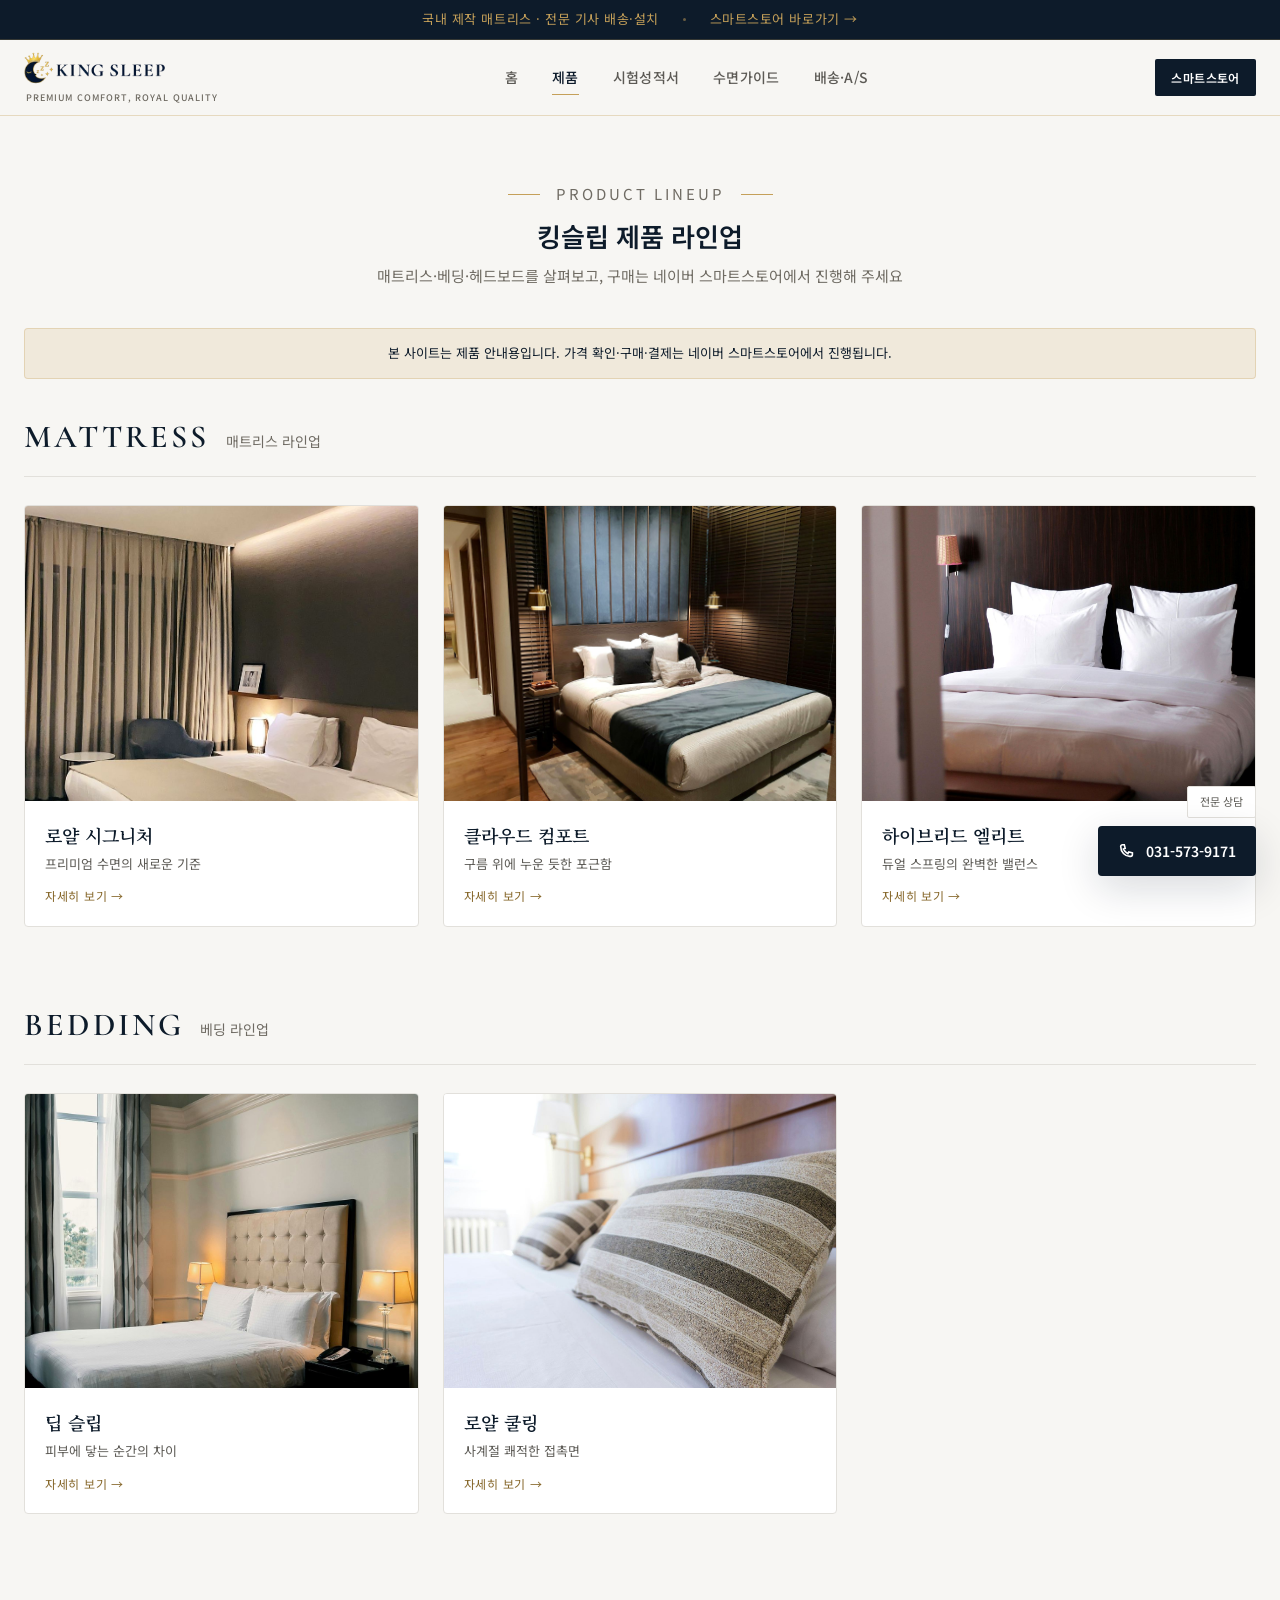
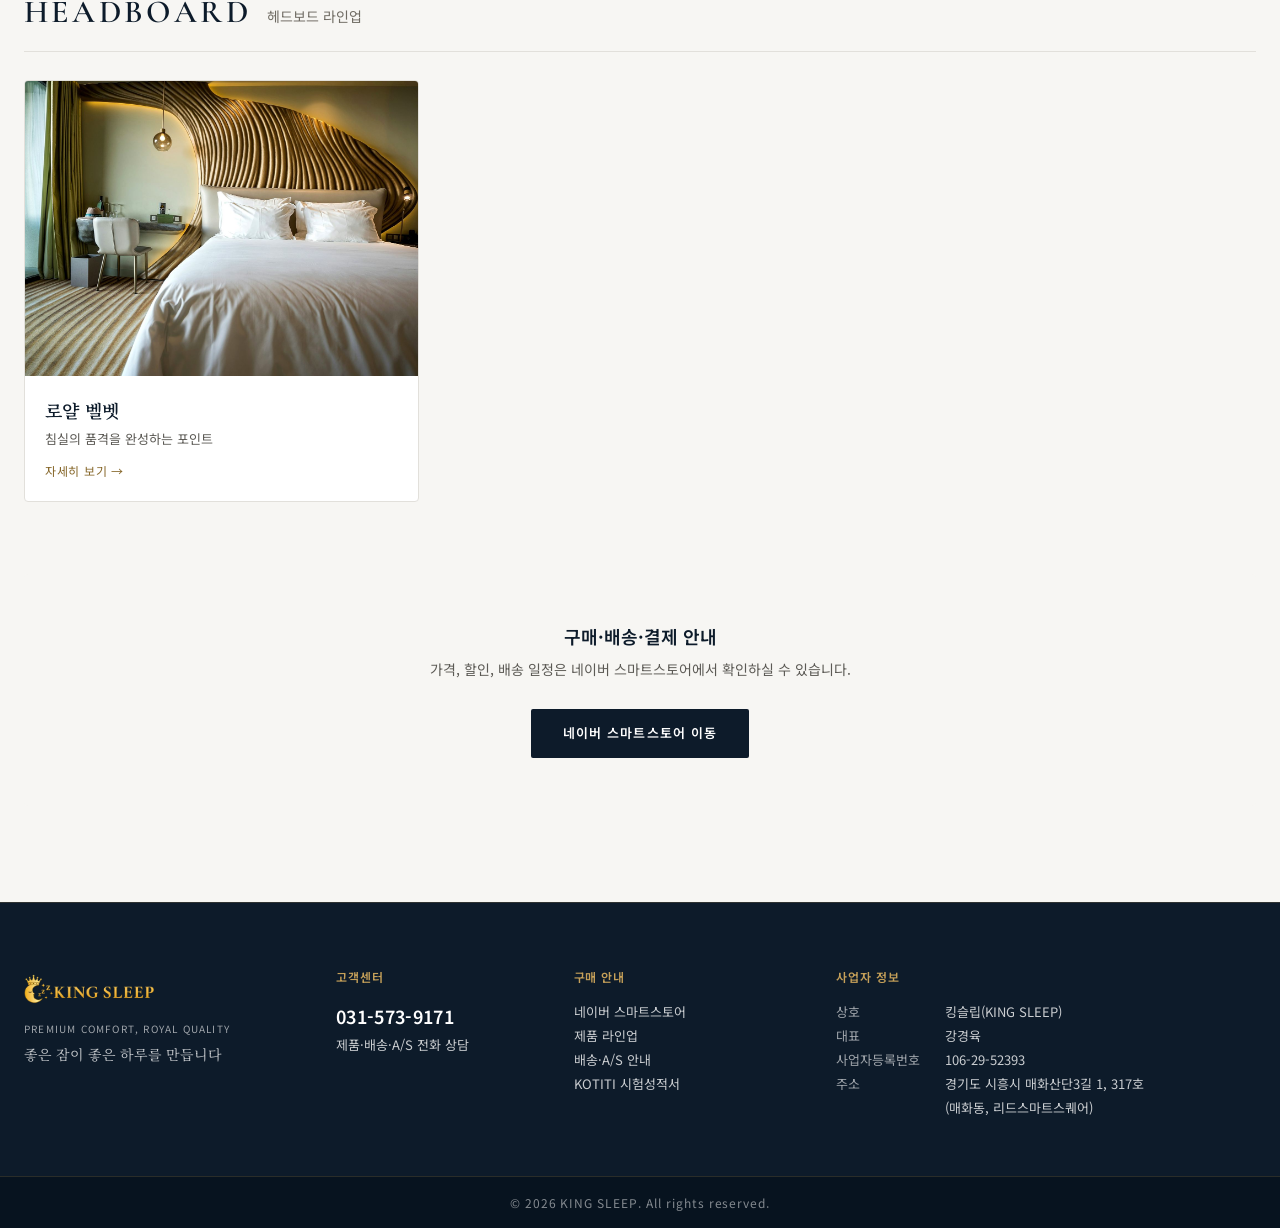
<file: products.html>
<!DOCTYPE html>
<html lang="ko">
<head>
  <meta charset="UTF-8">
  <meta name="viewport" content="width=device-width, initial-scale=1.0">
  <title>제품 라인업 | 킹슬립 KING SLEEP</title>
  <meta name="description" content="킹슬립 매트리스·베딩·헤드보드 전체 라인업. 소재·사이즈를 확인하고 네이버 스마트스토어에서 구매하세요.">
  <link rel="canonical" href="https://kingsleep-website.vercel.app/products.html">
  <meta property="og:type" content="website">
  <meta property="og:site_name" content="킹슬립 KING SLEEP">
  <meta property="og:locale" content="ko_KR">
  <meta property="og:title" content="제품 라인업 | 킹슬립 KING SLEEP">
  <meta property="og:description" content="킹슬립 매트리스·베딩·헤드보드 전체 라인업. 구매는 네이버 스마트스토어에서.">
  <meta property="og:url" content="https://kingsleep-website.vercel.app/products.html">
  <meta property="og:image" content="https://kingsleep-website.vercel.app/assets/og-image.jpg">
  <meta property="og:image:width" content="1200">
  <meta property="og:image:height" content="630">
  <meta name="twitter:card" content="summary_large_image">
  <meta name="twitter:title" content="제품 라인업 | 킹슬립 KING SLEEP">
  <meta name="twitter:description" content="킹슬립 매트리스·베딩·헤드보드 전체 라인업. 구매는 네이버 스마트스토어에서.">
  <meta name="twitter:image" content="https://kingsleep-website.vercel.app/assets/og-image.jpg">
  <meta name="theme-color" content="#0D1B2A">
  <link rel="icon" href="assets/favicon.ico" sizes="any">
  <link rel="icon" type="image/png" sizes="32x32" href="assets/favicon-32x32.png">
  <link rel="icon" type="image/png" sizes="16x16" href="assets/favicon-16x16.png">
  <link rel="apple-touch-icon" sizes="180x180" href="assets/apple-touch-icon.png">
  <link rel="manifest" href="site.webmanifest">
  <link rel="preconnect" href="https://fonts.googleapis.com">
  <link rel="preconnect" href="https://fonts.gstatic.com" crossorigin>
  <link rel="stylesheet" href="https://fonts.googleapis.com/css2?family=Cormorant+Garamond:wght@600&family=Noto+Sans+KR:wght@400;500;600&family=Noto+Serif+KR:wght@400;600&display=swap">
  <link rel="stylesheet" href="css/styles.css?v=9">
  <link rel="stylesheet" href="css/components.css?v=9">
</head>
<body>
  <a class="skip-link" href="#main">본문 바로가기</a>

  <div class="top-banner">
    <span class="top-banner__item top-banner__rotate">제품 안내 사이트 · 구매는 네이버 스마트스토어</span>
    <span class="top-banner__dot" aria-hidden="true"></span>
    <a href="https://smartstore.naver.com/kingsleep" data-smartstore target="_blank" rel="noopener" class="top-banner__item top-banner__link">스마트스토어 바로가기 →</a>
  </div>

  <header class="header">
    <div class="container header__inner">
      <a href="./" class="logo" aria-label="킹슬립 KING SLEEP 홈">
        <img src="assets/logo-ks-navy.webp" alt="" class="logo__img" width="406" height="104">
        <span class="logo__slogan">Premium Comfort, Royal Quality</span>
      </a>
      <nav class="nav" id="site-nav" aria-label="주요 메뉴">
        <a href="./">홈</a>
        <a href="products.html" class="active" aria-current="page">제품</a>
        <a href="kotiti-report.html">시험성적서</a>
        <a href="sleep-hub.html">수면가이드</a>
        <a href="service-policy.html">배송·A/S</a>
      </nav>
      <div class="header__actions">
        <a href="https://smartstore.naver.com/kingsleep" data-smartstore target="_blank" rel="noopener" class="btn-smartstore-header">스마트스토어</a>
        <button type="button" class="menu-toggle" aria-label="메뉴 열기" aria-expanded="false" aria-controls="site-nav"><span></span><span></span><span></span></button>
      </div>
    </div>
  </header>

  <main id="main" class="page-main">
    <div class="container">
      <div class="section-label">
        <p class="section-label__eyebrow" lang="en">PRODUCT LINEUP</p>
        <h1>킹슬립 제품 라인업</h1>
        <p>매트리스·베딩·헤드보드를 살펴보고, 구매는 네이버 스마트스토어에서 진행해 주세요</p>
      </div>

      <p class="purchase-notice-bar" data-purchase-notice>본 사이트는 제품 안내용입니다. 가격 확인·구매·결제는 네이버 스마트스토어에서 진행됩니다.</p>

      <div id="lineup-sections">
        <noscript><p class="catalog-empty">제품 목록을 보려면 자바스크립트를 켜 주세요. 전체 제품은 네이버 스마트스토어에서도 확인할 수 있습니다.</p></noscript>
      </div>

      <section class="lineup-smartstore-cta" aria-labelledby="buy-title">
        <h2 id="buy-title">구매·배송·결제 안내</h2>
        <p>가격, 할인, 배송 일정은 네이버 스마트스토어에서 확인하실 수 있습니다.</p>
        <a href="https://smartstore.naver.com/kingsleep" data-smartstore target="_blank" rel="noopener" class="btn-primary btn-primary--inline">네이버 스마트스토어 이동</a>
      </section>
    </div>
  </main>

  <footer class="footer">
    <div class="container footer__grid">
      <div>
        <img src="assets/logo-ks-gold.webp" alt="킹슬립 KING SLEEP" class="footer__logo" width="370" height="120" decoding="async">
        <p class="footer__slogan">Premium Comfort, Royal Quality</p>
        <p class="footer__tagline">좋은 잠이 좋은 하루를 만듭니다</p>
      </div>
      <div>
        <h2 class="footer__title">고객센터</h2>
        <ul>
          <li><a href="tel:0315739171" class="footer__tel">031-573-9171</a></li>
          <li>제품·배송·A/S 전화 상담</li>
        </ul>
      </div>
      <div>
        <h2 class="footer__title">구매 안내</h2>
        <ul>
          <li><a href="https://smartstore.naver.com/kingsleep" data-smartstore target="_blank" rel="noopener">네이버 스마트스토어</a></li>
          <li><a href="products.html">제품 라인업</a></li>
          <li><a href="service-policy.html">배송·A/S 안내</a></li>
          <li><a href="kotiti-report.html">KOTITI 시험성적서</a></li>
        </ul>
      </div>
      <div>
        <h2 class="footer__title">사업자 정보</h2>
        <dl class="footer__biz">
          <div><dt>상호</dt><dd>킹슬립(KING SLEEP)</dd></div>
          <div><dt>대표</dt><dd>강경육</dd></div>
          <div><dt>사업자등록번호</dt><dd>106-29-52393</dd></div>
          <div><dt>주소</dt><dd>경기도 시흥시 매화산단3길 1, 317호<span class="keep">(매화동, 리드스마트스퀘어)</span></dd></div>
        </dl>
      </div>
    </div>
    <p class="footer__bottom">© 2026 KING SLEEP. All rights reserved.</p>
  </footer>

  <div class="phone-cta">
    <span class="phone-cta__sub">전문 상담</span>
    <a href="tel:0315739171" class="phone-cta__btn" aria-label="전화 상담 031-573-9171">
      <svg width="18" height="18" viewBox="0 0 20 20" fill="none" stroke="currentColor" stroke-width="1.8" aria-hidden="true"><path d="M3 5a2 2 0 012-2h2l1 4-2 1a11 11 0 005 5l1-2 4 1v2a2 2 0 01-2 2h-1C7.8 16 3 11.2 3 5z"/></svg>
      031-573-9171
    </a>
  </div>

  <script src="js/data.js?v=9"></script>
  <script src="js/main.js?v=9"></script>
</body>
</html>
</file>
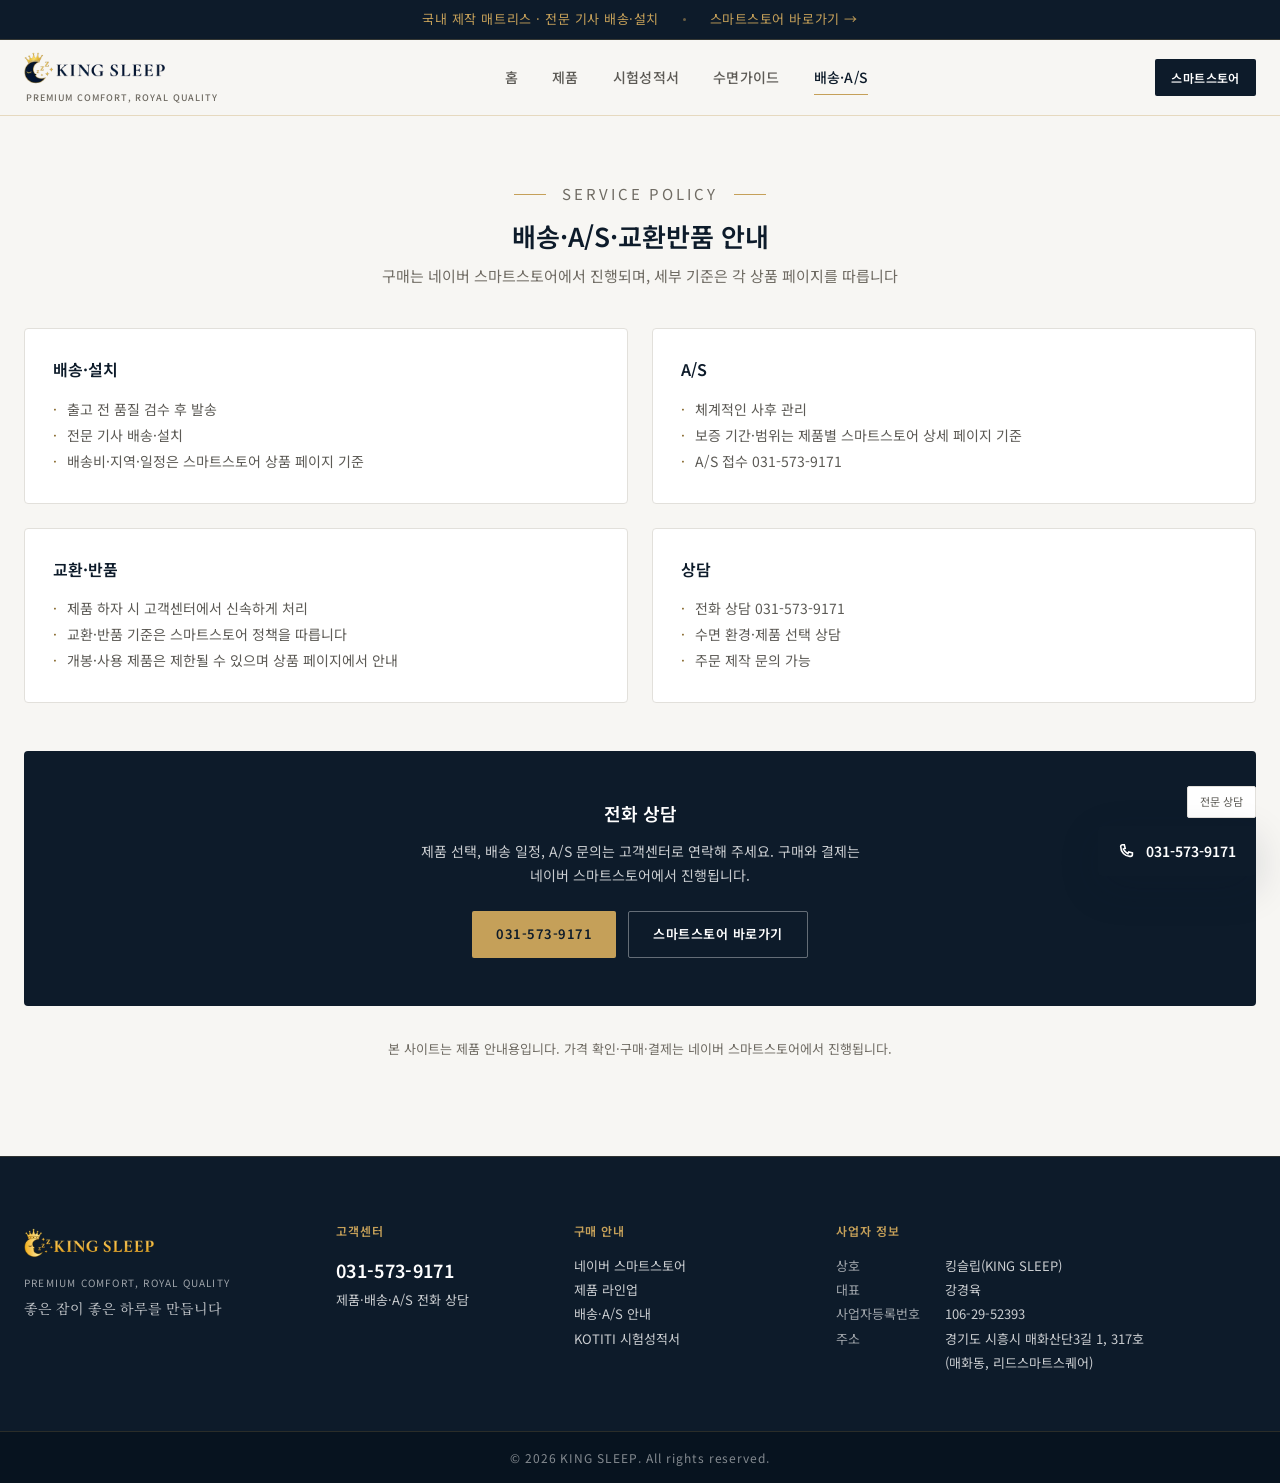
<file: service-policy.html>
<!DOCTYPE html>
<html lang="ko">
<head>
  <meta charset="UTF-8">
  <meta name="viewport" content="width=device-width, initial-scale=1.0">
  <title>배송·A/S·교환반품 안내 | 킹슬립 KING SLEEP</title>
  <meta name="description" content="킹슬립 배송·설치, A/S, 교환·반품, 전화 상담 안내. 세부 기준은 네이버 스마트스토어 상품 페이지를 따릅니다. 고객센터 031-573-9171.">
  <link rel="canonical" href="https://kingsleep-website.vercel.app/service-policy.html">
  <meta property="og:type" content="website">
  <meta property="og:site_name" content="킹슬립 KING SLEEP">
  <meta property="og:locale" content="ko_KR">
  <meta property="og:title" content="배송·A/S·교환반품 안내 | 킹슬립 KING SLEEP">
  <meta property="og:description" content="킹슬립 배송·설치, A/S, 교환·반품, 전화 상담 안내. 고객센터 031-573-9171.">
  <meta property="og:url" content="https://kingsleep-website.vercel.app/service-policy.html">
  <meta property="og:image" content="https://kingsleep-website.vercel.app/assets/og-image.jpg">
  <meta property="og:image:width" content="1200">
  <meta property="og:image:height" content="630">
  <meta name="twitter:card" content="summary_large_image">
  <meta name="twitter:title" content="배송·A/S·교환반품 안내 | 킹슬립 KING SLEEP">
  <meta name="twitter:description" content="킹슬립 배송·설치, A/S, 교환·반품, 전화 상담 안내. 고객센터 031-573-9171.">
  <meta name="twitter:image" content="https://kingsleep-website.vercel.app/assets/og-image.jpg">
  <meta name="theme-color" content="#0D1B2A">
  <link rel="icon" href="assets/favicon.ico" sizes="any">
  <link rel="icon" type="image/png" sizes="32x32" href="assets/favicon-32x32.png">
  <link rel="icon" type="image/png" sizes="16x16" href="assets/favicon-16x16.png">
  <link rel="apple-touch-icon" sizes="180x180" href="assets/apple-touch-icon.png">
  <link rel="manifest" href="site.webmanifest">
  <link rel="preconnect" href="https://fonts.googleapis.com">
  <link rel="preconnect" href="https://fonts.gstatic.com" crossorigin>
  <link rel="stylesheet" href="https://fonts.googleapis.com/css2?family=Cormorant+Garamond:wght@600&family=Noto+Sans+KR:wght@400;500;600&family=Noto+Serif+KR:wght@400;600&display=swap">
  <link rel="stylesheet" href="css/styles.css?v=9">
  <link rel="stylesheet" href="css/components.css?v=9">
</head>
<body>
  <a class="skip-link" href="#main">본문 바로가기</a>

  <div class="top-banner">
    <span class="top-banner__item top-banner__rotate">제품 안내 사이트 · 구매는 네이버 스마트스토어</span>
    <span class="top-banner__dot" aria-hidden="true"></span>
    <a href="https://smartstore.naver.com/kingsleep" data-smartstore target="_blank" rel="noopener" class="top-banner__item top-banner__link">스마트스토어 바로가기 →</a>
  </div>

  <header class="header">
    <div class="container header__inner">
      <a href="./" class="logo" aria-label="킹슬립 KING SLEEP 홈">
        <img src="assets/logo-ks-navy.webp" alt="" class="logo__img" width="406" height="104">
        <span class="logo__slogan">Premium Comfort, Royal Quality</span>
      </a>
      <nav class="nav" id="site-nav" aria-label="주요 메뉴">
        <a href="./">홈</a>
        <a href="products.html">제품</a>
        <a href="kotiti-report.html">시험성적서</a>
        <a href="sleep-hub.html">수면가이드</a>
        <a href="service-policy.html" class="active" aria-current="page">배송·A/S</a>
      </nav>
      <div class="header__actions">
        <a href="https://smartstore.naver.com/kingsleep" data-smartstore target="_blank" rel="noopener" class="btn-smartstore-header">스마트스토어</a>
        <button type="button" class="menu-toggle" aria-label="메뉴 열기" aria-expanded="false" aria-controls="site-nav"><span></span><span></span><span></span></button>
      </div>
    </div>
  </header>

  <main id="main" class="policy-page">
    <div class="container">
      <div class="section-label">
        <p class="section-label__eyebrow" lang="en">SERVICE POLICY</p>
        <h1>배송·A/S·교환반품 안내</h1>
        <p>구매는 네이버 스마트스토어에서 진행되며, 세부 기준은 각 상품 페이지를 따릅니다</p>
      </div>

      <div class="policy-grid" id="policy-grid">
        <section class="policy-card">
          <h2>배송·설치</h2>
          <ul>
            <li>출고 전 품질 검수 후 발송</li>
            <li>전문 기사 배송·설치</li>
            <li>배송비·지역·일정은 스마트스토어 상품 페이지 기준</li>
          </ul>
        </section>
        <section class="policy-card">
          <h2>A/S</h2>
          <ul>
            <li>체계적인 사후 관리</li>
            <li>보증 기간·범위는 제품별 스마트스토어 상세 페이지 기준</li>
            <li>A/S 접수 031-573-9171</li>
          </ul>
        </section>
        <section class="policy-card">
          <h2>교환·반품</h2>
          <ul>
            <li>제품 하자 시 고객센터에서 신속하게 처리</li>
            <li>교환·반품 기준은 스마트스토어 정책을 따릅니다</li>
            <li>개봉·사용 제품은 제한될 수 있으며 상품 페이지에서 안내</li>
          </ul>
        </section>
        <section class="policy-card">
          <h2>상담</h2>
          <ul>
            <li>전화 상담 031-573-9171</li>
            <li>수면 환경·제품 선택 상담</li>
            <li>주문 제작 문의 가능</li>
          </ul>
        </section>
      </div>

      <section class="policy-cta" id="contact" aria-labelledby="contact-title">
        <h2 id="contact-title">전화 상담</h2>
        <p>제품 선택, 배송 일정, A/S 문의는 고객센터로 연락해 주세요. 구매와 결제는 네이버 스마트스토어에서 진행됩니다.</p>
        <div class="policy-cta__actions">
          <a href="tel:0315739171" class="btn-gold">031-573-9171</a>
          <a href="https://smartstore.naver.com/kingsleep" data-smartstore target="_blank" rel="noopener" class="btn-ghost">스마트스토어 바로가기</a>
        </div>
      </section>

      <p class="policy-note" data-purchase-notice>본 사이트는 제품 안내용입니다. 가격 확인·구매·결제는 네이버 스마트스토어에서 진행됩니다.</p>
    </div>
  </main>

  <footer class="footer">
    <div class="container footer__grid">
      <div>
        <img src="assets/logo-ks-gold.webp" alt="킹슬립 KING SLEEP" class="footer__logo" width="370" height="120" decoding="async">
        <p class="footer__slogan">Premium Comfort, Royal Quality</p>
        <p class="footer__tagline">좋은 잠이 좋은 하루를 만듭니다</p>
      </div>
      <div>
        <h2 class="footer__title">고객센터</h2>
        <ul>
          <li><a href="tel:0315739171" class="footer__tel">031-573-9171</a></li>
          <li>제품·배송·A/S 전화 상담</li>
        </ul>
      </div>
      <div>
        <h2 class="footer__title">구매 안내</h2>
        <ul>
          <li><a href="https://smartstore.naver.com/kingsleep" data-smartstore target="_blank" rel="noopener">네이버 스마트스토어</a></li>
          <li><a href="products.html">제품 라인업</a></li>
          <li><a href="service-policy.html">배송·A/S 안내</a></li>
          <li><a href="kotiti-report.html">KOTITI 시험성적서</a></li>
        </ul>
      </div>
      <div>
        <h2 class="footer__title">사업자 정보</h2>
        <dl class="footer__biz">
          <div><dt>상호</dt><dd>킹슬립(KING SLEEP)</dd></div>
          <div><dt>대표</dt><dd>강경육</dd></div>
          <div><dt>사업자등록번호</dt><dd>106-29-52393</dd></div>
          <div><dt>주소</dt><dd>경기도 시흥시 매화산단3길 1, 317호<span class="keep">(매화동, 리드스마트스퀘어)</span></dd></div>
        </dl>
      </div>
    </div>
    <p class="footer__bottom">© 2026 KING SLEEP. All rights reserved.</p>
  </footer>

  <div class="phone-cta">
    <span class="phone-cta__sub">전문 상담</span>
    <a href="tel:0315739171" class="phone-cta__btn" aria-label="전화 상담 031-573-9171">
      <svg width="18" height="18" viewBox="0 0 20 20" fill="none" stroke="currentColor" stroke-width="1.8" aria-hidden="true"><path d="M3 5a2 2 0 012-2h2l1 4-2 1a11 11 0 005 5l1-2 4 1v2a2 2 0 01-2 2h-1C7.8 16 3 11.2 3 5z"/></svg>
      031-573-9171
    </a>
  </div>

  <script src="js/data.js?v=9"></script>
  <script src="js/main.js?v=9"></script>
</body>
</html>
</file>
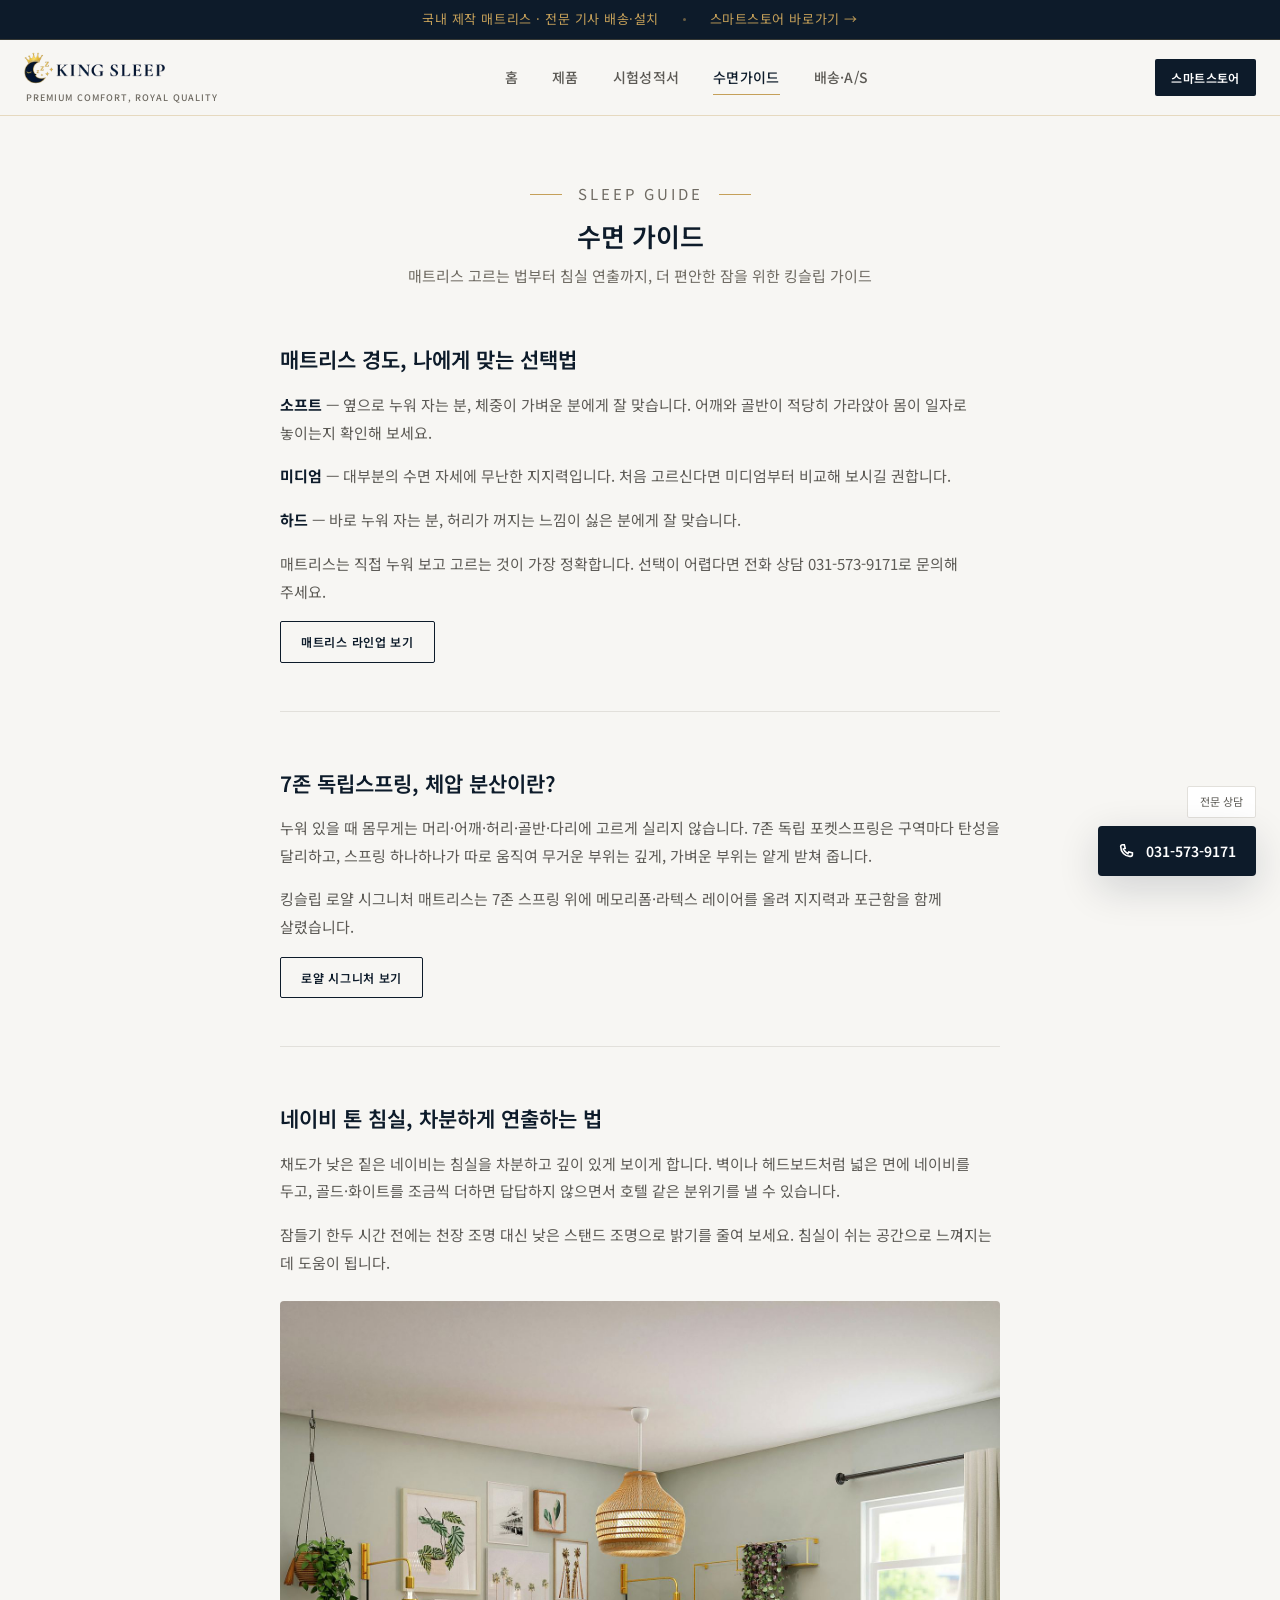
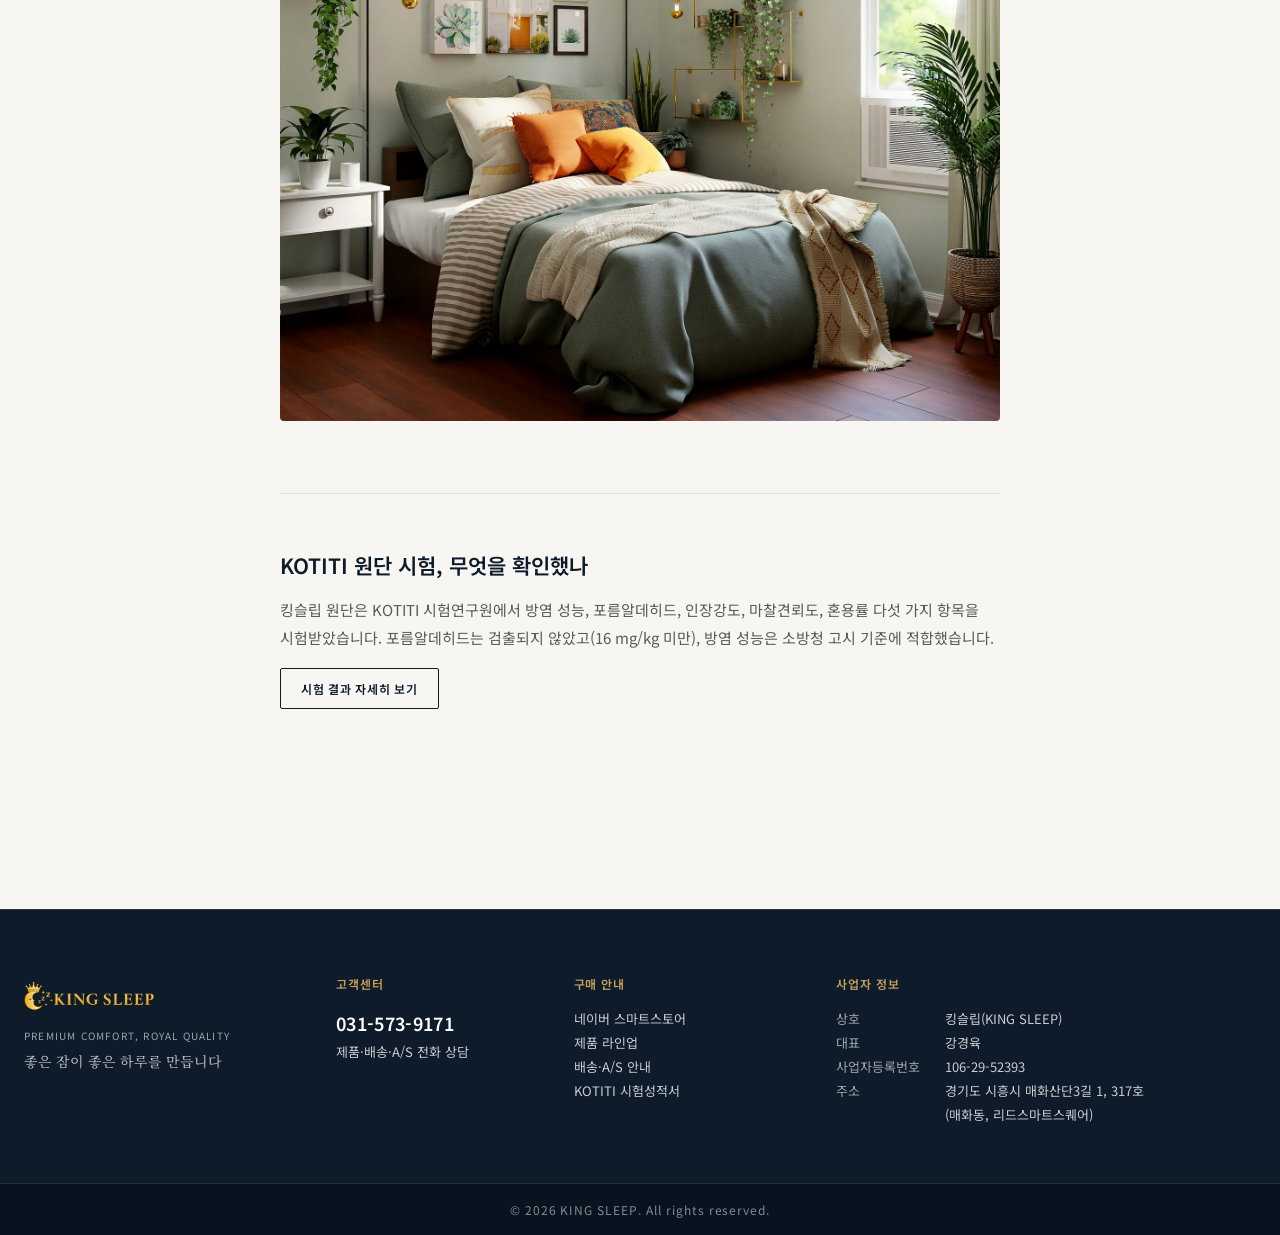
<file: sleep-hub.html>
<!DOCTYPE html>
<html lang="ko">
<head>
  <meta charset="UTF-8">
  <meta name="viewport" content="width=device-width, initial-scale=1.0">
  <title>수면 가이드 — 매트리스 경도·스프링·침실 연출 | 킹슬립 KING SLEEP</title>
  <meta name="description" content="수면 자세별 매트리스 경도 고르는 법, 7존 독립스프링의 체압 분산, 네이비 톤 침실 연출, KOTITI 원단 시험까지. 킹슬립 수면 가이드.">
  <link rel="canonical" href="https://kingsleep-website.vercel.app/sleep-hub.html">
  <meta property="og:type" content="website">
  <meta property="og:site_name" content="킹슬립 KING SLEEP">
  <meta property="og:locale" content="ko_KR">
  <meta property="og:title" content="수면 가이드 | 킹슬립 KING SLEEP">
  <meta property="og:description" content="매트리스 경도 선택법, 체압 분산, 침실 연출 팁을 모은 킹슬립 수면 가이드.">
  <meta property="og:url" content="https://kingsleep-website.vercel.app/sleep-hub.html">
  <meta property="og:image" content="https://kingsleep-website.vercel.app/assets/og-image.jpg">
  <meta property="og:image:width" content="1200">
  <meta property="og:image:height" content="630">
  <meta name="twitter:card" content="summary_large_image">
  <meta name="twitter:title" content="수면 가이드 | 킹슬립 KING SLEEP">
  <meta name="twitter:description" content="매트리스 경도 선택법, 체압 분산, 침실 연출 팁을 모은 킹슬립 수면 가이드.">
  <meta name="twitter:image" content="https://kingsleep-website.vercel.app/assets/og-image.jpg">
  <meta name="theme-color" content="#0D1B2A">
  <link rel="icon" href="assets/favicon.ico" sizes="any">
  <link rel="icon" type="image/png" sizes="32x32" href="assets/favicon-32x32.png">
  <link rel="icon" type="image/png" sizes="16x16" href="assets/favicon-16x16.png">
  <link rel="apple-touch-icon" sizes="180x180" href="assets/apple-touch-icon.png">
  <link rel="manifest" href="site.webmanifest">
  <link rel="preconnect" href="https://fonts.googleapis.com">
  <link rel="preconnect" href="https://fonts.gstatic.com" crossorigin>
  <link rel="stylesheet" href="https://fonts.googleapis.com/css2?family=Cormorant+Garamond:wght@600&family=Noto+Sans+KR:wght@400;500;600&family=Noto+Serif+KR:wght@400;600&display=swap">
  <link rel="stylesheet" href="css/styles.css?v=9">
  <link rel="stylesheet" href="css/components.css?v=9">
</head>
<body>
  <a class="skip-link" href="#main">본문 바로가기</a>

  <div class="top-banner">
    <span class="top-banner__item top-banner__rotate">제품 안내 사이트 · 구매는 네이버 스마트스토어</span>
    <span class="top-banner__dot" aria-hidden="true"></span>
    <a href="https://smartstore.naver.com/kingsleep" data-smartstore target="_blank" rel="noopener" class="top-banner__item top-banner__link">스마트스토어 바로가기 →</a>
  </div>

  <header class="header">
    <div class="container header__inner">
      <a href="./" class="logo" aria-label="킹슬립 KING SLEEP 홈">
        <img src="assets/logo-ks-navy.webp" alt="" class="logo__img" width="406" height="104">
        <span class="logo__slogan">Premium Comfort, Royal Quality</span>
      </a>
      <nav class="nav" id="site-nav" aria-label="주요 메뉴">
        <a href="./">홈</a>
        <a href="products.html">제품</a>
        <a href="kotiti-report.html">시험성적서</a>
        <a href="sleep-hub.html" class="active" aria-current="page">수면가이드</a>
        <a href="service-policy.html">배송·A/S</a>
      </nav>
      <div class="header__actions">
        <a href="https://smartstore.naver.com/kingsleep" data-smartstore target="_blank" rel="noopener" class="btn-smartstore-header">스마트스토어</a>
        <button type="button" class="menu-toggle" aria-label="메뉴 열기" aria-expanded="false" aria-controls="site-nav"><span></span><span></span><span></span></button>
      </div>
    </div>
  </header>

  <main id="main" class="hub-page">
    <div class="container">
      <div class="section-label hub-intro">
        <p class="section-label__eyebrow" lang="en">SLEEP GUIDE</p>
        <h1>수면 가이드</h1>
        <p>매트리스 고르는 법부터 침실 연출까지, 더 편안한 잠을 위한 킹슬립 가이드</p>
      </div>

      <article class="hub-article" id="firmness">
        <h2>매트리스 경도, 나에게 맞는 선택법</h2>
        <p><strong>소프트</strong> — 옆으로 누워 자는 분, 체중이 가벼운 분에게 잘 맞습니다. 어깨와 골반이 적당히 가라앉아 몸이 일자로 놓이는지 확인해 보세요.</p>
        <p><strong>미디엄</strong> — 대부분의 수면 자세에 무난한 지지력입니다. 처음 고르신다면 미디엄부터 비교해 보시길 권합니다.</p>
        <p><strong>하드</strong> — 바로 누워 자는 분, 허리가 꺼지는 느낌이 싫은 분에게 잘 맞습니다.</p>
        <p>매트리스는 직접 누워 보고 고르는 것이 가장 정확합니다. 선택이 어렵다면 전화 상담 <a href="tel:0315739171">031-573-9171</a>로 문의해 주세요.</p>
        <a href="products.html#lineup-mattress" class="btn-outline">매트리스 라인업 보기</a>
      </article>

      <article class="hub-article" id="spring">
        <h2>7존 독립스프링, 체압 분산이란?</h2>
        <p>누워 있을 때 몸무게는 머리·어깨·허리·골반·다리에 고르게 실리지 않습니다. 7존 독립 포켓스프링은 구역마다 탄성을 달리하고, 스프링 하나하나가 따로 움직여 무거운 부위는 깊게, 가벼운 부위는 얕게 받쳐 줍니다.</p>
        <p>킹슬립 로얄 시그니처 매트리스는 7존 스프링 위에 메모리폼·라텍스 레이어를 올려 지지력과 포근함을 함께 살렸습니다.</p>
        <a href="product.html?id=royal-signature" class="btn-outline">로얄 시그니처 보기</a>
      </article>

      <article class="hub-article" id="interior">
        <h2>네이비 톤 침실, 차분하게 연출하는 법</h2>
        <p>채도가 낮은 짙은 네이비는 침실을 차분하고 깊이 있게 보이게 합니다. 벽이나 헤드보드처럼 넓은 면에 네이비를 두고, 골드·화이트를 조금씩 더하면 답답하지 않으면서 호텔 같은 분위기를 낼 수 있습니다.</p>
        <p>잠들기 한두 시간 전에는 천장 조명 대신 낮은 스탠드 조명으로 밝기를 줄여 보세요. 침실이 쉬는 공간으로 느껴지는 데 도움이 됩니다.</p>
        <img src="assets/images/interior-navy.jpg" alt="네이비 톤으로 연출한 침실 인테리어" class="hub-article__image" width="1600" height="1600" decoding="async">
      </article>

      <article class="hub-article" id="kotiti">
        <h2>KOTITI 원단 시험, 무엇을 확인했나</h2>
        <p>킹슬립 원단은 KOTITI 시험연구원에서 방염 성능, 포름알데히드, 인장강도, 마찰견뢰도, 혼용률 다섯 가지 항목을 시험받았습니다. 포름알데히드는 검출되지 않았고(16 mg/kg 미만), 방염 성능은 소방청 고시 기준에 적합했습니다.</p>
        <a href="kotiti-report.html" class="btn-outline">시험 결과 자세히 보기</a>
      </article>
    </div>
  </main>

  <footer class="footer">
    <div class="container footer__grid">
      <div>
        <img src="assets/logo-ks-gold.webp" alt="킹슬립 KING SLEEP" class="footer__logo" width="370" height="120" decoding="async">
        <p class="footer__slogan">Premium Comfort, Royal Quality</p>
        <p class="footer__tagline">좋은 잠이 좋은 하루를 만듭니다</p>
      </div>
      <div>
        <h2 class="footer__title">고객센터</h2>
        <ul>
          <li><a href="tel:0315739171" class="footer__tel">031-573-9171</a></li>
          <li>제품·배송·A/S 전화 상담</li>
        </ul>
      </div>
      <div>
        <h2 class="footer__title">구매 안내</h2>
        <ul>
          <li><a href="https://smartstore.naver.com/kingsleep" data-smartstore target="_blank" rel="noopener">네이버 스마트스토어</a></li>
          <li><a href="products.html">제품 라인업</a></li>
          <li><a href="service-policy.html">배송·A/S 안내</a></li>
          <li><a href="kotiti-report.html">KOTITI 시험성적서</a></li>
        </ul>
      </div>
      <div>
        <h2 class="footer__title">사업자 정보</h2>
        <dl class="footer__biz">
          <div><dt>상호</dt><dd>킹슬립(KING SLEEP)</dd></div>
          <div><dt>대표</dt><dd>강경육</dd></div>
          <div><dt>사업자등록번호</dt><dd>106-29-52393</dd></div>
          <div><dt>주소</dt><dd>경기도 시흥시 매화산단3길 1, 317호<span class="keep">(매화동, 리드스마트스퀘어)</span></dd></div>
        </dl>
      </div>
    </div>
    <p class="footer__bottom">© 2026 KING SLEEP. All rights reserved.</p>
  </footer>

  <div class="phone-cta">
    <span class="phone-cta__sub">전문 상담</span>
    <a href="tel:0315739171" class="phone-cta__btn" aria-label="전화 상담 031-573-9171">
      <svg width="18" height="18" viewBox="0 0 20 20" fill="none" stroke="currentColor" stroke-width="1.8" aria-hidden="true"><path d="M3 5a2 2 0 012-2h2l1 4-2 1a11 11 0 005 5l1-2 4 1v2a2 2 0 01-2 2h-1C7.8 16 3 11.2 3 5z"/></svg>
      031-573-9171
    </a>
  </div>

  <script src="js/data.js?v=9"></script>
  <script src="js/main.js?v=9"></script>
</body>
</html>
</file>
<file: css/styles.css>
/* KING SLEEP — premium sleep furniture (navy · gold · linen) */
:root {
  --navy: #0d1b2a;
  --navy-deep: #07131f;
  --navy-light: #1b2d45;
  --gold: #c5a059;
  --gold-light: #d4b87a;
  --gold-ink: #86672a;
  --gold-muted: rgba(197, 160, 89, 0.15);
  --white: #ffffff;
  --off-white: #f7f6f3;
  --gray-100: #f0efec;
  --gray-200: #e2e0db;
  --gray-400: #6f6b63;
  --gray-600: #5c5a55;
  --text: #1a1a1a;
  --on-navy: rgba(255, 255, 255, 0.78);
  --on-navy-muted: rgba(255, 255, 255, 0.6);
  --font-sans: "Noto Sans KR", -apple-system, BlinkMacSystemFont, "Apple SD Gothic Neo", "Malgun Gothic", sans-serif;
  --font-display: "Cormorant Garamond", "Noto Serif KR", Georgia, serif;
  --font-serif-ko: "Noto Serif KR", "AppleMyungjo", serif;
  --max-width: 1280px;
  --header-h: 76px;
  --banner-h: 40px;
  --ease: cubic-bezier(0.4, 0, 0.2, 1);
  --radius-sm: 2px;
  --radius-md: 4px;
  --radius-lg: 8px;
  --shadow-sm: 0 2px 16px rgba(13, 27, 42, 0.07);
  --shadow-md: 0 12px 40px rgba(13, 27, 42, 0.16);
  --hairline-gold: rgba(197, 160, 89, 0.34);
}

*,
*::before,
*::after {
  box-sizing: border-box;
  margin: 0;
  padding: 0;
}

html {
  font-size: 16px;
  scroll-behavior: smooth;
  -webkit-text-size-adjust: 100%;
}

body {
  font-family: var(--font-sans);
  color: var(--text);
  background: var(--off-white);
  line-height: 1.6;
  word-break: keep-all;
  overflow-wrap: break-word;
  -webkit-font-smoothing: antialiased;
}

:focus-visible {
  outline: 2px solid var(--navy);
  outline-offset: 3px;
}

.top-banner :focus-visible,
.hero :focus-visible,
.product-hero :focus-visible,
.brand-promise :focus-visible,
.footer :focus-visible {
  outline-color: var(--gold);
}

[id] {
  scroll-margin-top: calc(var(--banner-h) + var(--header-h) + 16px);
}

img {
  display: block;
  max-width: 100%;
  height: auto;
}

a {
  color: inherit;
  text-decoration: none;
}

button {
  font: inherit;
  color: inherit;
  cursor: pointer;
  border: none;
  background: none;
}

ul,
ol {
  list-style: none;
}

.container {
  width: min(100% - 48px, var(--max-width));
  margin-inline: auto;
}

.visually-hidden {
  position: absolute;
  width: 1px;
  height: 1px;
  margin: -1px;
  padding: 0;
  overflow: hidden;
  clip: rect(0 0 0 0);
  white-space: nowrap;
  border: 0;
}

.skip-link {
  position: fixed;
  top: 8px;
  left: 8px;
  z-index: 300;
  padding: 10px 16px;
  background: var(--navy);
  color: var(--white);
  font-size: 0.875rem;
  transform: translateY(-160%);
  transition: transform 0.2s var(--ease);
}

.skip-link:focus {
  transform: none;
}

/* ── Top banner ── */
.top-banner {
  position: fixed;
  top: 0;
  left: 0;
  right: 0;
  z-index: 200;
  height: var(--banner-h);
  padding: 0 16px;
  background: var(--navy);
  color: var(--gold);
  border-bottom: 1px solid rgba(197, 160, 89, 0.22);
  font-size: 0.8125rem;
  letter-spacing: 0.04em;
  white-space: nowrap;
  display: flex;
  align-items: center;
  justify-content: center;
  gap: 24px;
}

.top-banner__item {
  display: flex;
  align-items: center;
  gap: 8px;
}

.top-banner__link:hover {
  color: var(--gold-light);
}

.top-banner__dot {
  width: 3px;
  height: 3px;
  border-radius: 50%;
  background: var(--gold);
  opacity: 0.5;
}

.top-banner__rotate {
  transition: opacity 0.3s var(--ease);
}

/* ── Header ── */
.header {
  position: fixed;
  top: var(--banner-h);
  left: 0;
  right: 0;
  z-index: 100;
  height: var(--header-h);
  background: rgba(247, 246, 243, 0.94);
  backdrop-filter: blur(16px);
  border-bottom: 1px solid var(--hairline-gold);
  transition: box-shadow 0.3s var(--ease), background 0.3s var(--ease);
}

.header.scrolled {
  box-shadow: var(--shadow-sm);
  background: rgba(247, 246, 243, 0.98);
}

.header__inner {
  height: 100%;
  display: flex;
  align-items: center;
  justify-content: space-between;
  gap: 32px;
}

.logo {
  display: flex;
  flex-direction: column;
  align-items: flex-start;
  gap: 5px;
  flex-shrink: 0;
}

.logo__img {
  height: 36px;
  width: auto;
}

.logo__slogan {
  padding-left: 2px;
  font-size: 0.5625rem;
  font-weight: 500;
  letter-spacing: 0.1em;
  color: var(--gray-400);
  line-height: 1.2;
  white-space: nowrap;
  text-transform: uppercase;
}

.nav {
  display: flex;
  align-items: center;
  gap: 34px;
}

.nav a {
  position: relative;
  padding: 6px 0;
  font-size: 0.875rem;
  font-weight: 500;
  color: var(--gray-600);
  letter-spacing: 0.02em;
  transition: color 0.2s;
}

.nav a:hover,
.nav a[aria-current="page"] {
  color: var(--navy);
}

.nav a[aria-current="page"]::after {
  content: "";
  position: absolute;
  left: 0;
  right: 0;
  bottom: 0;
  height: 1px;
  background: var(--gold);
}

.header__actions {
  display: flex;
  align-items: center;
  gap: 12px;
}

.btn-smartstore-header {
  padding: 9px 16px;
  background: var(--navy);
  color: var(--white);
  font-size: 0.75rem;
  font-weight: 600;
  letter-spacing: 0.04em;
  border-radius: var(--radius-sm);
  white-space: nowrap;
  transition: background 0.25s, color 0.25s;
}

.btn-smartstore-header:hover {
  background: var(--gold);
  color: var(--navy);
}

.menu-toggle {
  display: none;
  width: 44px;
  height: 44px;
  margin-right: -10px;
  flex-direction: column;
  align-items: center;
  justify-content: center;
  gap: 5px;
}

.menu-toggle span {
  display: block;
  width: 22px;
  height: 1.5px;
  background: var(--navy);
  transition: transform 0.3s var(--ease), opacity 0.2s;
}

.menu-toggle[aria-expanded="true"] span:nth-child(1) {
  transform: translateY(6.5px) rotate(45deg);
}

.menu-toggle[aria-expanded="true"] span:nth-child(2) {
  opacity: 0;
}

.menu-toggle[aria-expanded="true"] span:nth-child(3) {
  transform: translateY(-6.5px) rotate(-45deg);
}

/* ── Buttons ── */
.btn-primary {
  display: block;
  width: 100%;
  padding: 14px;
  background: var(--navy);
  color: var(--white);
  font-size: 0.8125rem;
  font-weight: 600;
  letter-spacing: 0.08em;
  text-align: center;
  border-radius: var(--radius-sm);
  transition: background 0.3s, color 0.3s;
  margin-top: 8px;
}

.btn-primary:hover {
  background: var(--gold);
  color: var(--navy);
}

.btn-primary--inline {
  display: inline-block;
  width: auto;
  padding: 14px 32px;
}

.btn-secondary {
  display: block;
  width: 100%;
  padding: 12px;
  border: 1px solid var(--gray-200);
  color: var(--navy);
  font-size: 0.8125rem;
  text-align: center;
  border-radius: var(--radius-sm);
  margin-top: 8px;
  transition: border-color 0.2s;
}

.btn-secondary:hover {
  border-color: var(--navy);
}

.btn-outline {
  display: inline-block;
  padding: 10px 20px;
  border: 1px solid var(--navy);
  color: var(--navy);
  font-size: 0.75rem;
  font-weight: 600;
  letter-spacing: 0.06em;
  border-radius: var(--radius-sm);
  transition: background 0.2s, color 0.2s;
}

.btn-outline:hover {
  background: var(--navy);
  color: var(--white);
}

.btn-gold,
.btn-ghost {
  display: inline-flex;
  align-items: center;
  justify-content: center;
  min-height: 46px;
  padding: 12px 24px;
  font-size: 0.8125rem;
  font-weight: 600;
  letter-spacing: 0.04em;
  border-radius: var(--radius-sm);
  transition: background 0.25s, color 0.25s, border-color 0.25s;
}

.btn-gold {
  background: var(--gold);
  color: var(--navy);
}

.btn-gold:hover {
  background: var(--gold-light);
}

.btn-ghost {
  border: 1px solid rgba(255, 255, 255, 0.36);
  color: var(--white);
}

.btn-ghost:hover {
  border-color: var(--gold);
  color: var(--gold);
}

/* ── Hero ── */
.hero {
  margin-top: calc(var(--banner-h) + var(--header-h));
  min-height: min(820px, calc(100vh - var(--banner-h) - var(--header-h)));
  display: grid;
  grid-template-columns: 1fr 1.1fr;
  background:
    radial-gradient(90% 70% at 12% 18%, rgba(197, 160, 89, 0.12) 0%, transparent 52%),
    linear-gradient(165deg, var(--navy) 0%, var(--navy-deep) 100%);
}

.hero__content {
  display: flex;
  flex-direction: column;
  justify-content: center;
  gap: 44px;
  padding: 64px 64px 64px max(48px, calc((100vw - var(--max-width)) / 2 + 24px));
  color: var(--white);
}

.hero__brand {
  display: flex;
  flex-direction: column;
  align-items: flex-start;
}

.hero__title {
  margin-bottom: 18px;
  line-height: 0;
}

.hero__logo {
  height: 176px;
  width: auto;
}

.hero__brand-slogan {
  font-size: 0.75rem;
  letter-spacing: 0.16em;
  color: var(--on-navy-muted);
  text-transform: uppercase;
}

.hero__brand-tagline {
  margin-top: 14px;
  font-family: var(--font-serif-ko);
  font-size: clamp(1.375rem, 2.1vw, 1.75rem);
  font-weight: 400;
  line-height: 1.45;
  color: var(--gold-light);
}

.hero__lead {
  margin-top: 14px;
  max-width: 30em;
  font-size: 0.9375rem;
  line-height: 1.8;
  color: var(--on-navy);
}

.hero__actions {
  display: flex;
  flex-wrap: wrap;
  gap: 12px;
  margin-top: 28px;
}

.hero__values {
  display: grid;
  grid-template-columns: repeat(4, 1fr);
  gap: 20px;
  max-width: 560px;
  padding-top: 28px;
  border-top: 1px solid rgba(197, 160, 89, 0.22);
}

.hero__value {
  text-align: center;
}

.hero__value-icon {
  width: 40px;
  height: 40px;
  margin: 0 auto 10px;
  border: 1px solid var(--gold);
  border-radius: 50%;
  display: flex;
  align-items: center;
  justify-content: center;
  color: var(--gold);
  background: rgba(197, 160, 89, 0.08);
}

.hero__value-icon svg {
  width: 19px;
  height: 19px;
}

.hero__value-title,
.hero__value-desc {
  display: block;
}

.hero__value-title {
  font-size: 0.625rem;
  letter-spacing: 0.12em;
  color: var(--gold);
  margin-bottom: 4px;
}

.hero__value-desc {
  font-size: 0.75rem;
  color: var(--on-navy-muted);
  line-height: 1.45;
}

.hero__visual {
  position: relative;
  min-height: 420px;
}

.hero__visual img {
  position: absolute;
  inset: 0;
  width: 100%;
  height: 100%;
  object-fit: cover;
}

.hero__visual::before {
  content: "";
  position: absolute;
  inset: 0;
  background: linear-gradient(90deg, var(--navy) 0%, transparent 30%);
  z-index: 1;
  pointer-events: none;
}

/* ── Section labels ── */
.section-label {
  text-align: center;
  margin-bottom: 40px;
}

.section-label__eyebrow {
  display: flex;
  align-items: center;
  justify-content: center;
  gap: 16px;
  font-size: 0.6875rem;
  letter-spacing: 0.2em;
  color: var(--gold-ink);
  text-transform: uppercase;
  margin-bottom: 12px;
}

.section-label__eyebrow::before,
.section-label__eyebrow::after {
  content: "";
  width: 32px;
  height: 1px;
  background: var(--gold);
}

.section-label h1,
.section-label h2 {
  font-size: 1.625rem;
  font-weight: 600;
  line-height: 1.4;
  color: var(--navy);
}

.section-label p {
  margin-top: 10px;
  font-size: 0.9375rem;
  color: var(--gray-400);
}

.keep {
  display: inline-block;
}

/* ── Lineup (first fold) ── */
.first-fold {
  padding: 72px 0 64px;
  background: var(--white);
}

/* ── About ── */
.about {
  padding: 88px 0;
  background: var(--off-white);
}

.about .section-label {
  margin-bottom: 20px;
}

.about__intro {
  max-width: 34em;
  margin: 0 auto;
  text-align: center;
  font-size: 1rem;
  line-height: 1.9;
  color: var(--gray-600);
}

/* ── Trust / KOTITI ── */
.trust {
  padding: 88px 0;
  background: var(--white);
}

.trust__grid {
  display: grid;
  grid-template-columns: repeat(5, 1fr);
  gap: 16px;
  margin-bottom: 32px;
}

.trust-card {
  display: flex;
  flex-direction: column;
  align-items: center;
  padding: 28px 18px 24px;
  text-align: center;
  background: var(--off-white);
  border: 1px solid var(--gray-200);
  border-top: 2px solid var(--gold);
  border-radius: var(--radius-md);
}

.trust-card__icon {
  font-family: var(--font-display);
  font-size: 1.125rem;
  font-weight: 600;
  letter-spacing: 0.06em;
  color: var(--gold-ink);
  margin-bottom: 10px;
}

.trust-card h3 {
  font-size: 0.875rem;
  font-weight: 600;
  color: var(--navy);
  margin-bottom: 12px;
}

.trust-card__result {
  font-size: 1.0625rem;
  font-weight: 600;
  line-height: 1.45;
  color: var(--navy);
  font-variant-numeric: tabular-nums;
  margin-bottom: 10px;
}

.trust-card__basis {
  margin-top: auto;
  font-size: 0.75rem;
  line-height: 1.6;
  color: var(--gray-400);
}

/* ── Service ── */
.service {
  padding: 80px 0;
  background: var(--off-white);
}

.service__grid {
  display: grid;
  grid-template-columns: repeat(5, 1fr);
  gap: 24px;
}

.service-item {
  text-align: center;
  padding: 24px 12px;
}

.service-item__icon {
  width: 44px;
  height: 44px;
  margin: 0 auto 16px;
  border: 1px solid var(--gray-200);
  border-radius: 50%;
  display: flex;
  align-items: center;
  justify-content: center;
  font-family: var(--font-display);
  font-size: 1.125rem;
  font-weight: 600;
  color: var(--navy);
  transition: border-color 0.3s, color 0.3s;
}

.service-item:hover .service-item__icon {
  border-color: var(--gold);
  color: var(--gold-ink);
}

.service-item h3 {
  font-size: 0.875rem;
  font-weight: 600;
  color: var(--navy);
  margin-bottom: 6px;
}

.service-item p {
  font-size: 0.8125rem;
  color: var(--gray-400);
  line-height: 1.6;
}

.service-item a {
  color: var(--gold-ink);
  border-bottom: 1px solid currentColor;
}

/* ── Brand promise band ── */
.brand-promise {
  background:
    radial-gradient(80% 120% at 50% 0%, rgba(197, 160, 89, 0.14) 0%, transparent 55%),
    var(--navy);
  color: var(--white);
  padding: 72px 0 80px;
  text-align: center;
}

.brand-promise__logo {
  height: 132px;
  width: auto;
  margin: 0 auto 14px;
}

.brand-promise__slogan {
  font-size: 0.6875rem;
  letter-spacing: 0.14em;
  color: var(--on-navy-muted);
  text-transform: uppercase;
  margin-bottom: 28px;
}

.brand-promise__label {
  font-size: 0.6875rem;
  font-weight: 400;
  letter-spacing: 0.2em;
  color: var(--gold);
  margin-bottom: 14px;
}

.brand-promise__text {
  max-width: 36em;
  margin: 0 auto;
  font-size: 0.9375rem;
  line-height: 1.85;
  color: var(--on-navy);
}

.brand-promise__actions {
  display: flex;
  flex-wrap: wrap;
  justify-content: center;
  gap: 12px;
  margin-top: 32px;
}

/* ── Footer ── */
.footer {
  background: var(--navy);
  color: var(--on-navy);
  padding: 64px 0 0;
  border-top: 1px solid rgba(197, 160, 89, 0.18);
}

.footer__grid {
  display: grid;
  grid-template-columns: 1.1fr 0.8fr 0.9fr 1.7fr;
  gap: 40px;
  padding-bottom: 56px;
  align-items: start;
}

.footer__logo {
  height: 42px;
  width: auto;
}

.footer__slogan {
  margin-top: 12px;
  font-size: 0.625rem;
  letter-spacing: 0.12em;
  text-transform: uppercase;
  color: var(--on-navy-muted);
}

.footer__tagline {
  margin-top: 6px;
  font-family: var(--font-serif-ko);
  font-size: 0.875rem;
  color: var(--on-navy);
}

.footer__title {
  font-size: 0.75rem;
  font-weight: 600;
  letter-spacing: 0.08em;
  color: var(--gold);
  margin-bottom: 14px;
}

.footer li,
.footer dt,
.footer dd {
  font-size: 0.8125rem;
  line-height: 1.85;
}

.footer a:hover {
  color: var(--gold);
}

.footer__tel {
  font-size: 1.125rem;
  font-weight: 600;
  letter-spacing: 0.02em;
  color: var(--white);
  font-variant-numeric: tabular-nums;
}

.footer__biz div {
  display: flex;
  gap: 12px;
}

.footer__biz dt {
  flex: 0 0 7.5em;
  color: var(--on-navy-muted);
}

.footer__biz dd {
  font-variant-numeric: tabular-nums;
}

.footer__bottom {
  background: var(--navy-deep);
  color: rgba(255, 255, 255, 0.5);
  border-top: 1px solid rgba(197, 160, 89, 0.18);
  text-align: center;
  padding: 16px;
  font-size: 0.75rem;
  letter-spacing: 0.08em;
}

/* ── Product detail page ── */
.product-detail {
  margin-top: calc(var(--banner-h) + var(--header-h));
  padding: 48px 0 96px;
}

.product-detail__layout {
  display: grid;
  grid-template-columns: 1fr 340px;
  gap: 48px;
  align-items: start;
}

.product-gallery {
  display: grid;
  grid-template-columns: 80px 1fr;
  gap: 16px;
}

.product-gallery--single {
  grid-template-columns: 1fr;
}

.product-gallery__thumbs {
  display: flex;
  flex-direction: column;
  gap: 8px;
}

.product-gallery__thumbs:empty {
  display: none;
}

.product-gallery__thumb {
  aspect-ratio: 1;
  border-radius: var(--radius-sm);
  overflow: hidden;
  border: 2px solid transparent;
  transition: border-color 0.2s;
}

.product-gallery__thumb.active,
.product-gallery__thumb:hover {
  border-color: var(--gold);
}

.product-gallery__thumb img,
.product-gallery__main img {
  width: 100%;
  height: 100%;
  object-fit: cover;
}

.product-gallery__main {
  aspect-ratio: 4 / 5;
  background: var(--gray-100);
  border-radius: var(--radius-sm);
  overflow: hidden;
}

.product-sidebar {
  position: sticky;
  top: calc(var(--banner-h) + var(--header-h) + 24px);
  padding: 28px;
  border: 1px solid var(--gray-200);
  border-radius: var(--radius-md);
  background: var(--white);
}

.product-sidebar__category {
  font-size: 0.75rem;
  letter-spacing: 0.08em;
  color: var(--gold-ink);
  margin-bottom: 8px;
}

.product-sidebar__title {
  font-family: var(--font-serif-ko);
  font-size: 1.25rem;
  font-weight: 600;
  line-height: 1.35;
  color: var(--navy);
  margin-bottom: 12px;
}

.product-sidebar__price-note {
  font-size: 0.8125rem;
  line-height: 1.6;
  color: var(--gray-600);
}

.product-sidebar__highlights {
  margin: 20px 0;
  padding: 16px 0;
  border-top: 1px solid var(--gray-200);
  border-bottom: 1px solid var(--gray-200);
}

.product-sidebar__highlights li {
  position: relative;
  padding: 6px 0 6px 14px;
  font-size: 0.8125rem;
  color: var(--navy);
}

.product-sidebar__highlights li::before {
  content: "";
  position: absolute;
  left: 0;
  top: 50%;
  width: 4px;
  height: 4px;
  background: var(--gold);
  border-radius: 50%;
  transform: translateY(-50%);
}

.product-info {
  margin-top: 64px;
}

.product-info__tabs {
  display: flex;
  gap: 32px;
  border-bottom: 1px solid var(--gray-200);
  margin-bottom: 32px;
}

.product-info__tab {
  padding: 12px 0;
  font-size: 0.875rem;
  color: var(--gray-400);
  border-bottom: 2px solid transparent;
  margin-bottom: -1px;
  transition: color 0.2s;
}

.product-info__tab.active {
  color: var(--navy);
  border-bottom-color: var(--gold);
}

.product-info__panel {
  max-width: 720px;
}

.product-info__panel[hidden] {
  display: none;
}

.product-info__panel p {
  font-size: 0.9375rem;
  color: var(--gray-600);
  line-height: 1.8;
}

.product-info__panel a {
  color: var(--gold-ink);
  border-bottom: 1px solid currentColor;
}

/* ── Collection hero ── */
.collection-hero {
  display: grid;
  grid-template-columns: 1fr 1fr;
  gap: 2px;
  margin-top: 64px;
}

.collection-hero__item {
  position: relative;
  aspect-ratio: 16 / 10;
  overflow: hidden;
}

.collection-hero__item img {
  width: 100%;
  height: 100%;
  object-fit: cover;
  transition: transform 0.6s var(--ease);
}

.collection-hero__item:hover img {
  transform: scale(1.03);
}

.collection-hero__overlay {
  position: absolute;
  inset: 0;
  display: flex;
  flex-direction: column;
  justify-content: flex-end;
  padding: 40px;
  background: linear-gradient(0deg, rgba(13, 27, 42, 0.68) 0%, transparent 50%);
  color: var(--white);
}

.collection-hero__overlay h3 {
  font-family: var(--font-display);
  font-size: 1.75rem;
  font-weight: 600;
  letter-spacing: 0.08em;
  margin-bottom: 6px;
}

.collection-hero__overlay span {
  font-size: 0.8125rem;
  letter-spacing: 0.06em;
  color: var(--gold-light);
}

/* ── Responsive ── */
@media (max-width: 1024px) {
  .nav {
    gap: 22px;
  }

  .hero {
    grid-template-columns: 1fr;
    min-height: 0;
  }

  .hero__content {
    padding: 48px 24px 40px;
    gap: 36px;
  }

  .hero__visual {
    min-height: 0;
    aspect-ratio: 16 / 10;
  }

  .hero__visual::before {
    background: linear-gradient(180deg, var(--navy-deep) 0%, transparent 28%);
  }

  .trust__grid {
    grid-template-columns: repeat(3, 1fr);
  }

  .service__grid {
    grid-template-columns: repeat(3, 1fr);
  }

  .footer__grid {
    grid-template-columns: repeat(2, 1fr);
  }

  .product-detail__layout {
    grid-template-columns: 1fr;
  }

  .product-sidebar {
    position: static;
  }
}

@media (max-width: 860px) {
  .top-banner__link,
  .top-banner__dot {
    display: none;
  }

  .logo__slogan {
    display: none;
  }

  .nav {
    display: none;
    position: fixed;
    top: calc(var(--banner-h) + var(--header-h));
    left: 0;
    right: 0;
    flex-direction: column;
    align-items: stretch;
    gap: 0;
    padding: 8px 24px 16px;
    background: var(--off-white);
    border-bottom: 1px solid var(--gray-200);
    box-shadow: var(--shadow-md);
  }

  .nav.open {
    display: flex;
  }

  .nav a {
    padding: 14px 0;
    font-size: 1rem;
    border-bottom: 1px solid var(--gray-200);
  }

  .nav a:last-child {
    border-bottom: 0;
  }

  .nav a[aria-current="page"]::after {
    display: none;
  }

  .nav a[aria-current="page"] {
    color: var(--gold-ink);
  }

  .menu-toggle {
    display: flex;
  }
}

@media (max-width: 768px) {
  :root {
    --header-h: 64px;
    --banner-h: 36px;
  }

  .top-banner {
    font-size: 0.75rem;
    letter-spacing: 0.02em;
  }

  .logo__img {
    height: 30px;
  }

  .hero__logo {
    height: 132px;
  }

  .hero__values {
    grid-template-columns: repeat(2, 1fr);
    row-gap: 24px;
  }

  .section-label h1,
  .section-label h2 {
    font-size: 1.375rem;
  }

  .first-fold,
  .about,
  .trust {
    padding: 64px 0;
  }

  .trust__grid {
    grid-template-columns: repeat(2, 1fr);
    gap: 12px;
  }

  .trust-card {
    padding: 22px 14px 18px;
  }

  .service {
    padding: 64px 0;
  }

  .service__grid {
    grid-template-columns: repeat(2, 1fr);
    gap: 8px;
  }

  .trust-card:last-child:nth-child(odd),
  .service-item:last-child:nth-child(odd) {
    grid-column: 1 / -1;
  }

  .brand-promise__logo {
    height: 104px;
  }

  .footer__grid {
    grid-template-columns: 1fr;
    gap: 32px;
  }

  body:has(> .phone-cta) .footer__bottom {
    padding-bottom: 84px;
  }

  .product-gallery {
    grid-template-columns: 1fr;
  }

  .product-gallery__thumbs {
    flex-direction: row;
    order: 2;
  }

  .product-gallery__thumb {
    width: 64px;
  }

  .collection-hero {
    grid-template-columns: 1fr;
    margin-top: 40px;
  }

  .collection-hero__overlay {
    padding: 24px;
  }
}

@media (prefers-reduced-motion: reduce) {
  html {
    scroll-behavior: auto;
  }

  *,
  *::before,
  *::after {
    transition-duration: 0.01ms !important;
    animation-duration: 0.01ms !important;
  }
}
</file>
<file: css/components.css>
/* ── Category filters ── */
.collection-controls {
  display: flex;
  flex-wrap: wrap;
  align-items: center;
  justify-content: center;
  gap: 16px;
  margin-bottom: 32px;
}

.category-filters {
  display: flex;
  flex-wrap: wrap;
  justify-content: center;
  gap: 8px;
}

.category-filter {
  min-height: 40px;
  padding: 8px 18px;
  font-size: 0.8125rem;
  border: 1px solid var(--gray-200);
  border-radius: var(--radius-sm);
  color: var(--gray-600);
  transition: border-color 0.2s, color 0.2s, background 0.2s;
}

.category-filter.active,
.category-filter:hover {
  border-color: var(--navy);
  color: var(--navy);
  background: var(--gold-muted);
}

.purchase-notice-bar {
  text-align: center;
  padding: 14px 20px;
  background: var(--gold-muted);
  border: 1px solid rgba(197, 160, 89, 0.3);
  border-radius: var(--radius-md);
  font-size: 0.8125rem;
  color: var(--navy);
  margin-bottom: 32px;
}

/* ── Catalog cards (home) ── */
.product-grid {
  display: grid;
  grid-template-columns: repeat(3, 1fr);
  gap: 24px;
}

.catalog-empty {
  grid-column: 1 / -1;
  padding: 48px 0;
  text-align: center;
  color: var(--gray-400);
}

.catalog-card {
  display: flex;
  flex-direction: column;
  border: 1px solid var(--gray-200);
  border-radius: var(--radius-md);
  overflow: hidden;
  background: var(--white);
}

.catalog-card__image-wrap {
  position: relative;
  display: block;
  aspect-ratio: 4 / 3;
  overflow: hidden;
  background: var(--gray-100);
}

.catalog-card__image-wrap img {
  width: 100%;
  height: 100%;
  object-fit: cover;
  transition: transform 0.5s var(--ease);
}

.catalog-card:hover .catalog-card__image-wrap img {
  transform: scale(1.03);
}

.product-card__badge {
  position: absolute;
  top: 12px;
  left: 12px;
  z-index: 1;
  font-size: 0.6875rem;
  letter-spacing: 0.08em;
  background: var(--navy);
  color: var(--gold);
  padding: 4px 10px;
  border-radius: var(--radius-sm);
}

.catalog-card__hover {
  position: absolute;
  inset: 0;
  display: flex;
  flex-direction: column;
  align-items: center;
  justify-content: center;
  gap: 10px;
  padding: 20px;
  text-align: center;
  background: rgba(13, 27, 42, 0.84);
  color: var(--white);
  opacity: 0;
  transition: opacity 0.35s var(--ease);
}

.catalog-card:hover .catalog-card__hover,
.catalog-card__image-wrap:focus-visible .catalog-card__hover {
  opacity: 1;
}

.catalog-card__hover-spec {
  font-size: 0.875rem;
  line-height: 1.8;
  color: rgba(255, 255, 255, 0.9);
}

.catalog-card__hover-cta {
  font-size: 0.6875rem;
  letter-spacing: 0.1em;
  color: var(--gold);
  border-bottom: 1px solid var(--gold);
  padding-bottom: 2px;
}

.catalog-card__body {
  flex: 1;
  display: flex;
  flex-direction: column;
  padding: 22px 22px 24px;
}

.catalog-card__category {
  font-size: 0.6875rem;
  letter-spacing: 0.1em;
  color: var(--gold-ink);
}

.catalog-card__name {
  margin: 6px 0 4px;
  font-family: var(--font-serif-ko);
  font-size: 1.3125rem;
  font-weight: 600;
  line-height: 1.35;
}

.catalog-card__name a {
  color: var(--navy);
}

.catalog-card__tagline {
  font-size: 0.875rem;
  font-weight: 500;
  color: var(--navy);
  margin-bottom: 8px;
}

.catalog-card__desc {
  font-size: 0.8125rem;
  line-height: 1.7;
  color: var(--gray-600);
  margin-bottom: 10px;
}

.catalog-card__spec {
  margin-top: auto;
  padding-top: 10px;
  border-top: 1px solid var(--gray-100);
  font-size: 0.75rem;
  color: var(--gray-400);
  margin-bottom: 16px;
}

.catalog-card__actions {
  display: flex;
  flex-wrap: wrap;
  align-items: center;
  gap: 14px;
}

.catalog-card__store {
  font-size: 0.75rem;
  color: var(--gold-ink);
  letter-spacing: 0.04em;
}

/* ── Lineup page ── */
.lineup-section {
  margin-bottom: 72px;
}

.lineup-section__header {
  display: flex;
  align-items: baseline;
  gap: 16px;
  margin-bottom: 28px;
  padding-bottom: 14px;
  border-bottom: 1px solid var(--gray-200);
}

.lineup-section__header h2 {
  font-family: var(--font-display);
  font-size: 2rem;
  font-weight: 600;
  letter-spacing: 0.1em;
  color: var(--navy);
}

.lineup-section__header p {
  font-size: 0.875rem;
  color: var(--gray-400);
}

.lineup-section__grid {
  display: grid;
  grid-template-columns: repeat(3, 1fr);
  gap: 24px;
}

.lineup-card {
  display: block;
  border: 1px solid var(--gray-200);
  border-radius: var(--radius-md);
  overflow: hidden;
  background: var(--white);
  transition: border-color 0.2s;
}

.lineup-card:hover {
  border-color: var(--gold);
}

.lineup-card__image {
  position: relative;
  display: block;
  aspect-ratio: 4 / 3;
  overflow: hidden;
}

.lineup-card__image img {
  width: 100%;
  height: 100%;
  object-fit: cover;
  transition: transform 0.5s var(--ease);
}

.lineup-card:hover .lineup-card__image img {
  transform: scale(1.04);
}

.lineup-card__hover {
  position: absolute;
  inset: 0;
  display: flex;
  align-items: center;
  justify-content: center;
  padding: 20px;
  text-align: center;
  background: rgba(13, 27, 42, 0.8);
  color: rgba(255, 255, 255, 0.9);
  font-size: 0.8125rem;
  line-height: 1.8;
  opacity: 0;
  transition: opacity 0.3s;
}

.lineup-card:hover .lineup-card__hover,
.lineup-card:focus-visible .lineup-card__hover {
  opacity: 1;
}

.lineup-card__body {
  display: flex;
  flex-direction: column;
  gap: 4px;
  padding: 20px;
}

.lineup-card__name {
  font-family: var(--font-serif-ko);
  font-size: 1.125rem;
  font-weight: 600;
  color: var(--navy);
}

.lineup-card__tagline {
  font-size: 0.8125rem;
  color: var(--gray-600);
}

.lineup-card__cta {
  margin-top: 8px;
  font-size: 0.75rem;
  letter-spacing: 0.06em;
  color: var(--gold-ink);
}

.lineup-smartstore-cta {
  text-align: center;
  padding: 48px 24px;
  background: var(--off-white);
  border-radius: var(--radius-md);
  margin-top: 48px;
}

.lineup-smartstore-cta h2 {
  font-size: 1.125rem;
  font-weight: 600;
  color: var(--navy);
  margin-bottom: 8px;
}

.lineup-smartstore-cta p {
  font-size: 0.875rem;
  color: var(--gray-600);
  margin-bottom: 20px;
}

/* ── Product detail (catalog mode) ── */
.product-detail--catalog {
  margin-top: calc(var(--banner-h) + var(--header-h));
  padding-top: 0;
}

.product-hero {
  background:
    radial-gradient(90% 80% at 50% 0%, rgba(197, 160, 89, 0.12) 0%, transparent 55%),
    linear-gradient(165deg, var(--navy) 0%, var(--navy-deep) 100%);
  color: var(--white);
  padding: 56px 0 48px;
  text-align: center;
}

.product-crumb {
  font-size: 0.75rem;
  color: var(--on-navy-muted);
  margin-bottom: 18px;
}

.product-crumb a:hover {
  color: var(--gold);
}

.product-hero__category {
  font-size: 0.75rem;
  letter-spacing: 0.15em;
  color: var(--gold);
}

.product-hero__title {
  margin: 10px 0;
  font-family: var(--font-serif-ko);
  font-size: clamp(1.875rem, 4.4vw, 2.75rem);
  font-weight: 600;
  line-height: 1.3;
  color: var(--gold);
}

.product-hero__tagline {
  font-size: 1rem;
  color: var(--gold-light);
  margin-bottom: 12px;
}

.product-hero__desc {
  max-width: 34em;
  margin: 0 auto;
  font-size: 0.9375rem;
  line-height: 1.75;
  color: var(--on-navy);
}

.product-detail--catalog .purchase-notice-bar {
  margin-top: 32px;
}

.product-tech-section {
  margin: 64px 0;
}

.product-section-title {
  font-size: 1.125rem;
  font-weight: 600;
  color: var(--navy);
  margin-bottom: 24px;
  text-align: center;
}

.tech-metrics {
  margin-bottom: 32px;
}

.tech-metrics__grid {
  display: grid;
  grid-template-columns: repeat(3, 1fr);
  gap: 16px;
}

.tech-metric {
  text-align: center;
  padding: 24px 16px;
  background: var(--off-white);
  border: 1px solid var(--gray-200);
  border-radius: var(--radius-md);
}

.tech-metric__value {
  display: block;
  font-family: var(--font-display);
  font-size: 1.75rem;
  font-weight: 600;
  color: var(--navy);
  font-variant-numeric: tabular-nums;
  margin-bottom: 6px;
}

.tech-metric__label {
  font-size: 0.75rem;
  color: var(--gray-400);
  letter-spacing: 0.06em;
}

.tech-blocks {
  display: grid;
  grid-template-columns: repeat(auto-fit, minmax(220px, 1fr));
  gap: 20px;
}

.tech-block {
  padding: 28px 24px;
  background: var(--off-white);
  border-radius: var(--radius-md);
  text-align: center;
}

.tech-block h3 {
  font-family: var(--font-display);
  font-size: 1.125rem;
  font-weight: 600;
  letter-spacing: 0.04em;
  color: var(--navy);
  margin-bottom: 8px;
}

.tech-block p {
  font-size: 0.8125rem;
  color: var(--gray-600);
  line-height: 1.6;
}

.tech-viz {
  margin: 40px 0;
  padding: 32px;
  background: var(--off-white);
  border-radius: var(--radius-md);
}

.tech-viz h2 {
  font-size: 1rem;
  font-weight: 600;
  color: var(--navy);
  margin-bottom: 24px;
  text-align: center;
}

.tech-layers {
  display: flex;
  flex-direction: column;
  gap: 4px;
  max-width: 400px;
  margin: 0 auto;
}

.tech-layer {
  display: flex;
  align-items: center;
  justify-content: space-between;
  padding: 14px 20px;
  font-size: 0.8125rem;
  color: var(--white);
  border-radius: var(--radius-sm);
}

.tech-layer:nth-child(1) { background: #e8e4dc; color: var(--navy); }
.tech-layer:nth-child(2) { background: #a8833f; }
.tech-layer:nth-child(3) { background: #66768a; }
.tech-layer:nth-child(4) { background: #3f4e60; }
.tech-layer:nth-child(5) { background: var(--navy); }

.tech-layer span:last-child {
  font-size: 0.75rem;
  opacity: 0.9;
}

.materials-list {
  display: flex;
  flex-wrap: wrap;
  justify-content: center;
  gap: 12px;
}

.materials-list li {
  padding: 10px 18px;
  border: 1px solid var(--gray-200);
  font-size: 0.8125rem;
  color: var(--navy);
  border-radius: var(--radius-sm);
}

.spec-table {
  width: 100%;
  border-collapse: collapse;
  font-size: 0.875rem;
  font-variant-numeric: tabular-nums;
}

.spec-table th,
.spec-table td {
  padding: 12px 16px;
  border-bottom: 1px solid var(--gray-200);
  text-align: left;
}

.spec-table thead th {
  background: var(--off-white);
  color: var(--navy);
  font-weight: 600;
}

.spec-table tbody th {
  font-weight: 500;
  color: var(--navy);
}

.spec-note {
  margin-top: 12px;
  font-size: 0.75rem;
  color: var(--gray-400);
}

/* ── Subpage shells ── */
.page-main,
.report-page,
.hub-page,
.policy-page {
  margin-top: calc(var(--banner-h) + var(--header-h));
  padding: 56px 0 96px;
}

/* ── KOTITI report block (home) ── */
.trust-report {
  display: grid;
  grid-template-columns: minmax(220px, 1fr) 2fr;
  gap: 40px;
  align-items: center;
  padding: 32px 36px;
  background: var(--off-white);
  border: 1px solid var(--gray-200);
  border-radius: var(--radius-lg);
}

.trust-report__facts {
  display: grid;
  gap: 14px;
}

.trust-report__facts dt,
.report-facts dt {
  font-size: 0.6875rem;
  letter-spacing: 0.08em;
  color: var(--gray-400);
}

.trust-report__facts dd,
.report-facts dd {
  font-size: 1rem;
  font-weight: 600;
  color: var(--navy);
  font-variant-numeric: tabular-nums;
}

.trust-report__info p {
  font-size: 0.875rem;
  line-height: 1.7;
  color: var(--gray-600);
}

.trust-report__actions {
  display: flex;
  flex-wrap: wrap;
  gap: 10px;
  margin: 16px 0;
}

.trust-report__note,
.report-note {
  font-size: 0.75rem;
  line-height: 1.7;
  color: var(--gray-400);
}

/* ── KOTITI report page ── */
.report-header {
  text-align: center;
  margin-bottom: 40px;
}

.report-header h1 {
  font-size: 1.75rem;
  font-weight: 600;
  color: var(--navy);
  margin-bottom: 10px;
}

.report-header p {
  max-width: 34em;
  margin: 0 auto;
  font-size: 0.9375rem;
  line-height: 1.7;
  color: var(--gray-600);
}

.report-facts {
  display: grid;
  grid-template-columns: repeat(4, 1fr);
  gap: 1px;
  margin-bottom: 32px;
  background: var(--gray-200);
  border: 1px solid var(--gray-200);
  border-radius: var(--radius-md);
  overflow: hidden;
}

.report-facts div {
  padding: 18px 20px;
  background: var(--white);
}

.report-table {
  width: 100%;
  border-collapse: collapse;
  background: var(--white);
  border: 1px solid var(--gray-200);
  font-size: 0.875rem;
  font-variant-numeric: tabular-nums;
}

.report-table th,
.report-table td {
  padding: 16px 20px;
  border-bottom: 1px solid var(--gray-200);
  text-align: left;
  vertical-align: top;
  line-height: 1.6;
}

.report-table thead th {
  background: var(--navy);
  color: var(--white);
  font-size: 0.75rem;
  font-weight: 500;
  letter-spacing: 0.06em;
}

.report-table tbody th {
  width: 18%;
  color: var(--navy);
  font-weight: 600;
}

.report-table td:last-child {
  color: var(--navy);
  font-weight: 600;
}

.report-verify {
  display: flex;
  flex-wrap: wrap;
  align-items: center;
  justify-content: space-between;
  gap: 20px;
  margin-top: 32px;
  padding: 28px 32px;
  background: var(--off-white);
  border: 1px solid var(--gray-200);
  border-radius: var(--radius-md);
}

.report-verify h2 {
  font-size: 1rem;
  font-weight: 600;
  color: var(--navy);
  margin-bottom: 6px;
}

.report-verify p {
  font-size: 0.875rem;
  color: var(--gray-600);
}

.report-verify__actions {
  display: flex;
  flex-wrap: wrap;
  gap: 10px;
}

.report-page .report-note {
  margin-top: 20px;
}

/* ── Sleep guide ── */
.sleep-hub {
  padding: 88px 0;
  background: var(--white);
}

.articles-grid {
  display: grid;
  grid-template-columns: repeat(2, 1fr);
  gap: 20px;
}

.article-card {
  display: flex;
  flex-direction: column;
  padding: 28px;
  background: var(--off-white);
  border: 1px solid var(--gray-200);
  border-radius: var(--radius-md);
  transition: border-color 0.2s;
}

.article-card:hover {
  border-color: var(--gold);
}

.article-card__title {
  font-size: 1rem;
  font-weight: 600;
  color: var(--navy);
  margin-bottom: 8px;
}

.article-card__excerpt {
  font-size: 0.8125rem;
  line-height: 1.6;
  color: var(--gray-600);
  margin-bottom: 14px;
}

.article-card__link {
  margin-top: auto;
  font-size: 0.75rem;
  letter-spacing: 0.06em;
  color: var(--gold-ink);
}

.sleep-hub__more {
  margin-top: 32px;
  text-align: center;
}

.hub-intro {
  margin-bottom: 56px;
}

.hub-article {
  max-width: 720px;
  margin: 0 auto 56px;
  padding-bottom: 48px;
  border-bottom: 1px solid var(--gray-200);
}

.hub-article:last-child {
  border-bottom: 0;
}

.hub-article h2 {
  font-size: 1.3125rem;
  font-weight: 600;
  line-height: 1.45;
  color: var(--navy);
  margin-bottom: 16px;
}

.hub-article p {
  font-size: 0.9375rem;
  line-height: 1.85;
  color: var(--gray-600);
  margin-bottom: 16px;
}

.hub-article strong {
  color: var(--navy);
}

.hub-article__image {
  width: 100%;
  margin: 24px 0;
  border-radius: var(--radius-md);
}

/* ── Service policy ── */
.policy-grid {
  display: grid;
  grid-template-columns: repeat(2, 1fr);
  gap: 24px;
  margin-bottom: 48px;
}

.policy-card {
  padding: 28px;
  border: 1px solid var(--gray-200);
  border-radius: var(--radius-md);
  background: var(--white);
}

.policy-card h2 {
  font-size: 1rem;
  font-weight: 600;
  color: var(--navy);
  margin-bottom: 14px;
}

.policy-card li {
  position: relative;
  padding-left: 14px;
  font-size: 0.875rem;
  line-height: 1.85;
  color: var(--gray-600);
}

.policy-card li::before {
  content: "·";
  position: absolute;
  left: 0;
  color: var(--gold-ink);
}

.policy-cta {
  text-align: center;
  padding: 48px 32px;
  background: var(--navy);
  color: var(--white);
  border-radius: var(--radius-md);
  margin-bottom: 32px;
}

.policy-cta h2 {
  font-size: 1.125rem;
  font-weight: 600;
  margin-bottom: 12px;
}

.policy-cta p {
  max-width: 32em;
  margin: 0 auto 24px;
  font-size: 0.875rem;
  line-height: 1.7;
  color: var(--on-navy);
}

.policy-cta__actions {
  display: flex;
  flex-wrap: wrap;
  justify-content: center;
  gap: 12px;
}

.policy-note {
  font-size: 0.8125rem;
  line-height: 1.7;
  color: var(--gray-400);
  text-align: center;
}

/* ── Phone CTA (corner, non-intrusive) ── */
.phone-cta {
  position: fixed;
  right: 24px;
  bottom: 24px;
  z-index: 90;
  display: flex;
  flex-direction: column;
  align-items: flex-end;
  gap: 8px;
}

.phone-cta__sub {
  padding: 6px 12px;
  font-size: 0.6875rem;
  color: var(--gray-600);
  background: var(--white);
  border: 1px solid var(--gray-200);
  border-radius: var(--radius-sm);
}

.phone-cta__btn {
  display: flex;
  align-items: center;
  gap: 10px;
  padding: 14px 20px;
  background: var(--navy);
  color: var(--white);
  border-radius: var(--radius-md);
  box-shadow: var(--shadow-md);
  font-size: 0.875rem;
  font-weight: 600;
  font-variant-numeric: tabular-nums;
  transition: background 0.2s, color 0.2s;
}

.phone-cta__btn:hover {
  background: var(--gold);
  color: var(--navy);
}

.phone-cta__btn svg {
  flex-shrink: 0;
}

@media (max-width: 1024px) {
  .product-grid,
  .lineup-section__grid {
    grid-template-columns: repeat(2, 1fr);
  }

  .trust-report {
    grid-template-columns: 1fr;
    gap: 24px;
  }

  .trust-report__facts {
    grid-template-columns: repeat(3, auto);
    justify-content: start;
    column-gap: 40px;
  }

  .report-facts {
    grid-template-columns: repeat(2, 1fr);
  }
}

@media (max-width: 768px) {
  .phone-cta {
    right: 16px;
    bottom: 16px;
  }

  .phone-cta__sub {
    display: none;
  }

  .phone-cta__btn {
    padding: 12px 16px;
  }

  .articles-grid,
  .policy-grid,
  .tech-metrics__grid {
    grid-template-columns: 1fr;
  }

  .sleep-hub {
    padding: 64px 0;
  }

  .trust-report {
    padding: 24px 20px;
  }

  .trust-report__facts {
    grid-template-columns: 1fr;
    row-gap: 10px;
  }

  .report-table thead {
    display: none;
  }

  .report-table,
  .report-table tbody,
  .report-table tr,
  .report-table th,
  .report-table td {
    display: block;
    width: 100%;
  }

  .report-table tr {
    padding: 14px 18px;
    border-bottom: 1px solid var(--gray-200);
  }

  .report-table th,
  .report-table td {
    padding: 2px 0;
    border: 0;
  }

  .report-table tbody th {
    width: 100%;
    margin-bottom: 4px;
  }

  .report-table td::before {
    content: attr(data-label) " · ";
    font-weight: 400;
    color: var(--gray-400);
  }

  .lineup-section__grid {
    gap: 16px;
  }
}

@media (max-width: 600px) {
  .product-grid,
  .lineup-section__grid {
    grid-template-columns: 1fr;
  }

  .catalog-card {
    display: grid;
    grid-template-columns: 38% 1fr;
  }

  .catalog-card__image-wrap {
    aspect-ratio: auto;
    min-height: 100%;
  }

  .catalog-card__image-wrap img {
    position: absolute;
    inset: 0;
  }

  .catalog-card__hover {
    display: none;
  }

  .catalog-card__body {
    padding: 14px 14px 16px;
  }

  .catalog-card__name {
    font-size: 1.125rem;
  }

  .catalog-card__tagline {
    font-size: 0.8125rem;
    margin-bottom: 6px;
  }

  .catalog-card__desc {
    display: -webkit-box;
    -webkit-line-clamp: 2;
    -webkit-box-orient: vertical;
    overflow: hidden;
    font-size: 0.75rem;
    margin-bottom: 8px;
  }

  .catalog-card__spec {
    margin-bottom: 12px;
    padding-top: 8px;
  }

  .catalog-card__actions {
    gap: 10px;
  }

  .catalog-card__actions .btn-outline {
    padding: 8px 12px;
  }

  .product-card__badge {
    top: 8px;
    left: 8px;
    padding: 3px 8px;
  }

  .lineup-section__header {
    flex-direction: column;
    gap: 2px;
  }

  .lineup-section__header h2 {
    font-size: 1.625rem;
  }
}
</file>
